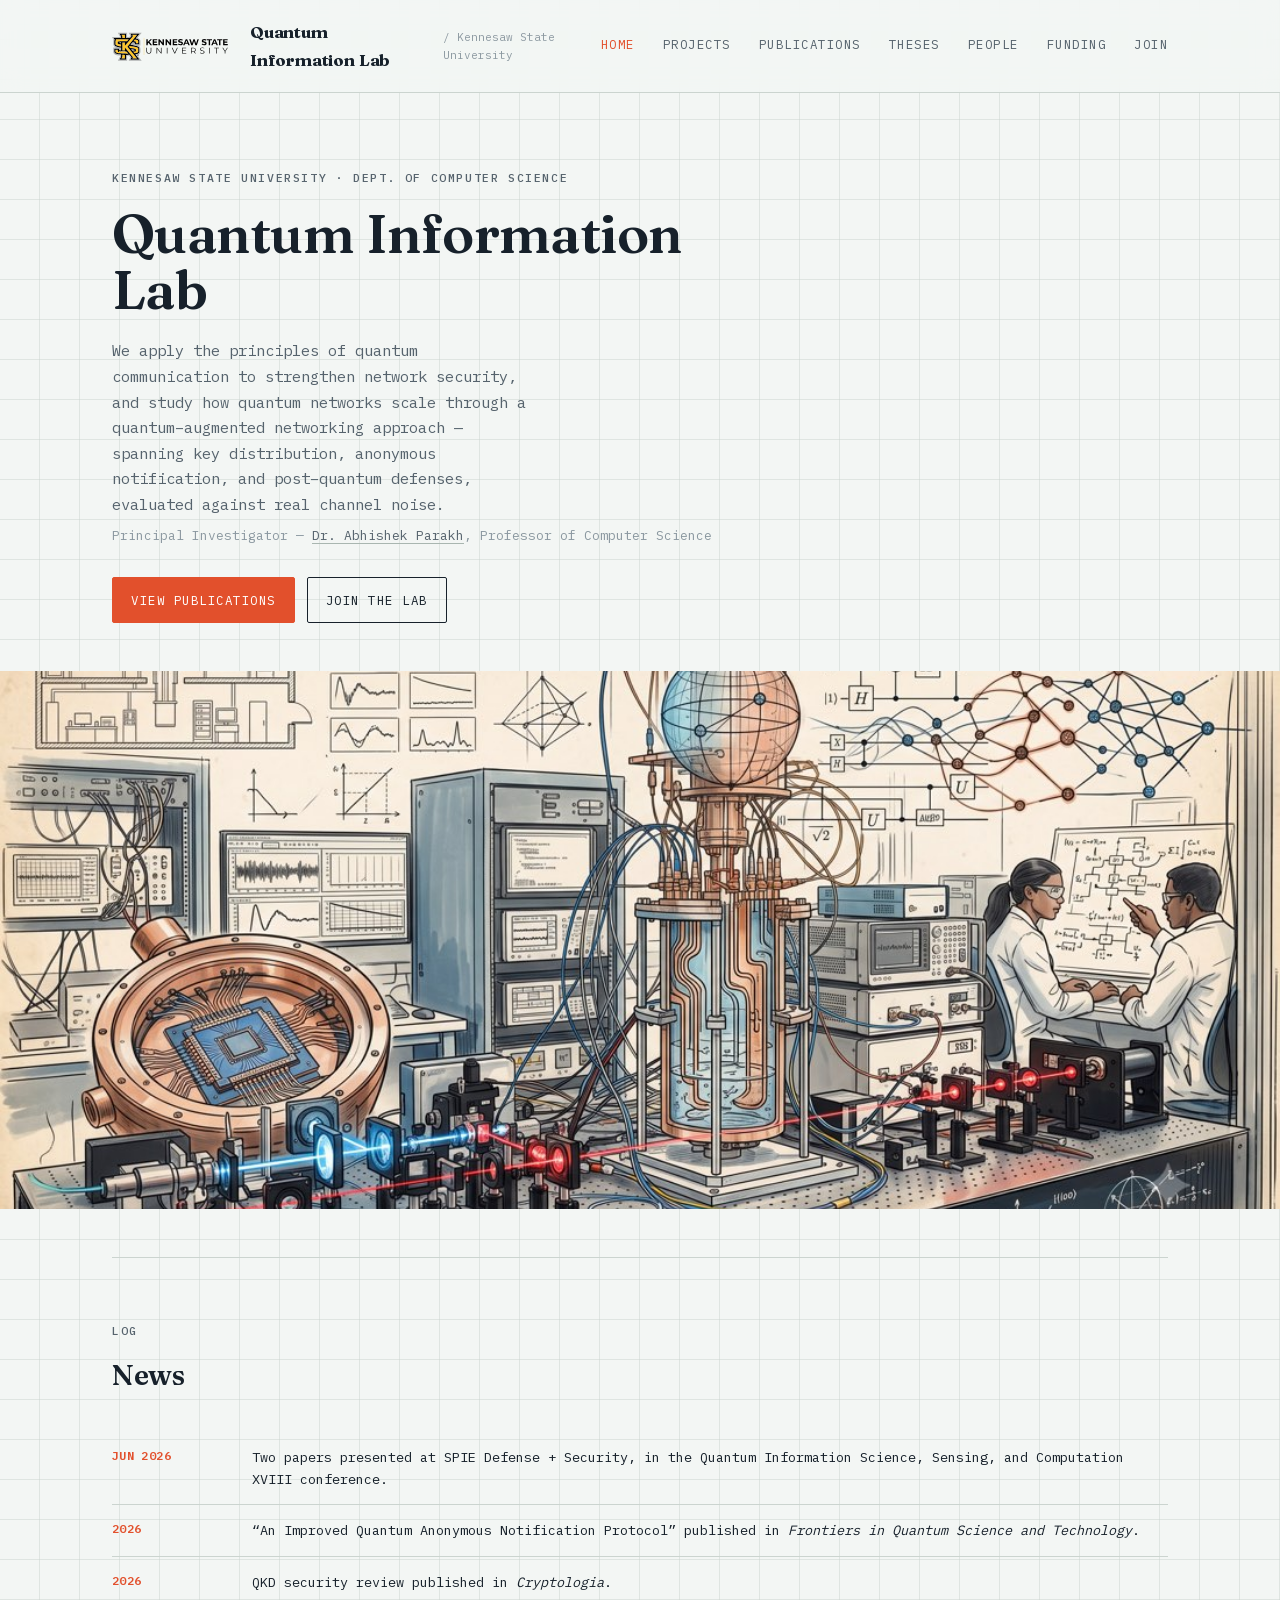
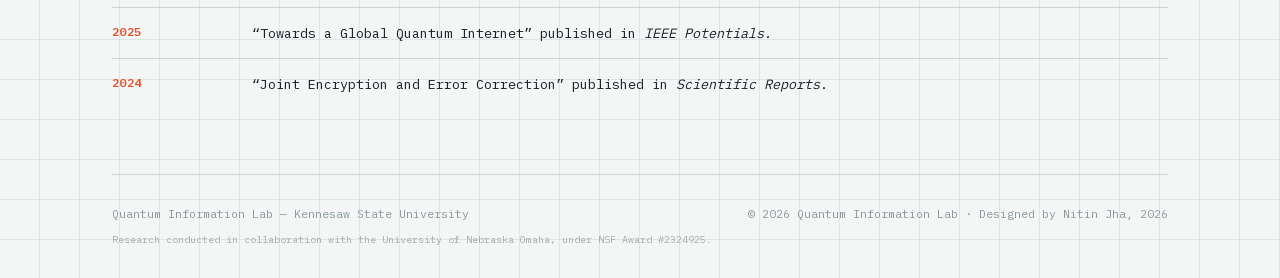
<file: index.html>
<!doctype html>
<html lang="en">
<head>
<meta charset="utf-8">
<meta name="viewport" content="width=device-width, initial-scale=1">
<title>Quantum Information Lab — Kennesaw State University</title>
<link rel="stylesheet" href="assets/style.css?v=6">
</head>
<body>

<header class="site">
  <div class="site-inner">
    <a href="index.html" class="wordmark"><img src="assets/ksu_horizontal.svg" alt="Kennesaw State University" style="height:30px; width:auto; margin-right:14px; vertical-align:middle;"><b>Quantum Information Lab</b><span>/ Kennesaw State University</span></a>
    <nav class="site-nav">
      <a href="index.html" class="active">Home</a>
      <a href="projects.html">Projects</a>
      <a href="publications.html">Publications</a>
      <a href="theses.html">Theses</a>
      <a href="people.html">People</a>
      <a href="funding.html">Funding</a>
      <a href="join.html">Join</a>
    </nav>
  </div>
</header>

<div class="wrap">
<section class="hero" style="border-top:none;">
    <div>
      <div class="eyebrow">Kennesaw State University &middot; Dept. of Computer Science</div>
      <h1>Quantum Information<br>Lab</h1>
      <p class="lede">We apply the principles of quantum communication to strengthen network security, and study how quantum networks scale through a quantum&#8211;augmented networking approach &#8212; spanning key distribution, anonymous notification, and post&#8211;quantum defenses, evaluated against real channel noise.</p>
      <div class="pi-line">Principal Investigator &#8212; <a href="https://sites.google.com/site/abhishekparakh/" target="_blank">Dr. Abhishek Parakh</a>, Professor of Computer Science</div>
      <div class="cta-row">
        <a class="btn primary" href="publications.html">View Publications</a>
        <a class="btn ghost" href="join.html">Join the Lab</a>
      </div>
    </div>
  </section>

  <div class="hero-banner">
    <img src="assets/hero-cover.jpg" alt="Illustration of the lab's quantum optics and networking research">
  </div>

<section id="news">
    <div class="eyebrow">Log</div>
    <h2>News</h2>
    <div class="news-row"><div class="when">JUN 2026</div><div>Two papers presented at SPIE Defense + Security, in the Quantum Information Science, Sensing, and Computation XVIII conference.</div></div>
    <div class="news-row"><div class="when">2026</div><div>&#8220;An Improved Quantum Anonymous Notification Protocol&#8221; published in <em>Frontiers in Quantum Science and Technology</em>.</div></div>
    <div class="news-row"><div class="when">2026</div><div>QKD security review published in <em>Cryptologia</em>.</div></div>
    <div class="news-row"><div class="when">2025</div><div>&#8220;Towards a Global Quantum Internet&#8221; published in <em>IEEE Potentials</em>.</div></div>
    <div class="news-row"><div class="when">2024</div><div>&#8220;Joint Encryption and Error Correction&#8221; published in <em>Scientific Reports</em>.</div></div>
  </section>

<footer>
    <div class="footer-row">
      <div>Quantum Information Lab &#8212; Kennesaw State University</div>
      <div>&copy; 2026 Quantum Information Lab &middot; Designed by Nitin Jha, 2026</div>
    </div>
    <div class="footer-note">Research conducted in collaboration with the University of Nebraska Omaha, under NSF Award #2324925.</div>
  </footer>
</div>

</body>
</html>
</file>
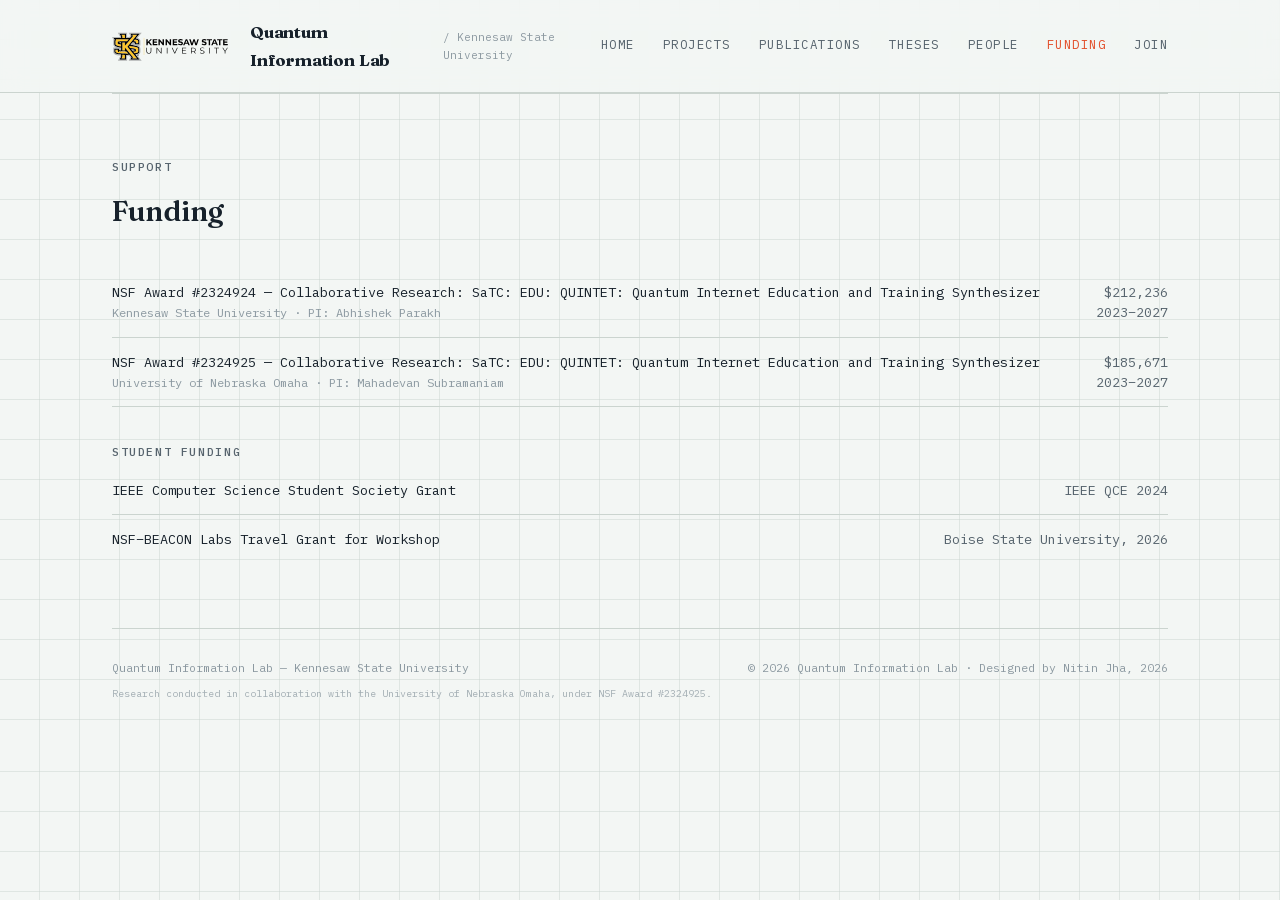
<file: funding.html>
<!doctype html>
<html lang="en">
<head>
<meta charset="utf-8">
<meta name="viewport" content="width=device-width, initial-scale=1">
<title>Funding — Quantum Information Lab</title>
<link rel="stylesheet" href="assets/style.css?v=6">
</head>
<body>

<header class="site">
  <div class="site-inner">
    <a href="index.html" class="wordmark"><img src="assets/ksu_horizontal.svg" alt="Kennesaw State University" style="height:30px; width:auto; margin-right:14px; vertical-align:middle;"><b>Quantum Information Lab</b><span>/ Kennesaw State University</span></a>
    <nav class="site-nav">
      <a href="index.html">Home</a>
      <a href="projects.html">Projects</a>
      <a href="publications.html">Publications</a>
      <a href="theses.html">Theses</a>
      <a href="people.html">People</a>
      <a href="funding.html" class="active">Funding</a>
      <a href="join.html">Join</a>
    </nav>
  </div>
</header>

<div class="wrap">
<section id="funding">
    <div class="eyebrow">Support</div>
    <h2>Funding</h2>
    <div class="fund-row"><div>NSF Award #2324924 &#8212; Collaborative Research: SaTC: EDU: QUINTET: Quantum Internet Education and Training Synthesizer<br><span style="color:var(--ink-faint); font-size:12px;">Kennesaw State University &middot; PI: Abhishek Parakh</span></div><div class="agency">$212,236<br>2023&#8211;2027</div></div>
    <div class="fund-row"><div>NSF Award #2324925 &#8212; Collaborative Research: SaTC: EDU: QUINTET: Quantum Internet Education and Training Synthesizer<br><span style="color:var(--ink-faint); font-size:12px;">University of Nebraska Omaha &middot; PI: Mahadevan Subramaniam</span></div><div class="agency">$185,671<br>2023&#8211;2027</div></div>

    <div class="eyebrow" style="margin-top:36px; margin-bottom:4px;">Student Funding</div>
    <div class="fund-row"><div>IEEE Computer Science Student Society Grant</div><div class="agency">IEEE QCE 2024</div></div>
    <div class="fund-row"><div>NSF&#8211;BEACON Labs Travel Grant for Workshop</div><div class="agency">Boise State University, 2026</div></div>
  </section>

<footer>
    <div class="footer-row">
      <div>Quantum Information Lab &#8212; Kennesaw State University</div>
      <div>&copy; 2026 Quantum Information Lab &middot; Designed by Nitin Jha, 2026</div>
    </div>
    <div class="footer-note">Research conducted in collaboration with the University of Nebraska Omaha, under NSF Award #2324925.</div>
  </footer>
</div>

</body>
</html>
</file>
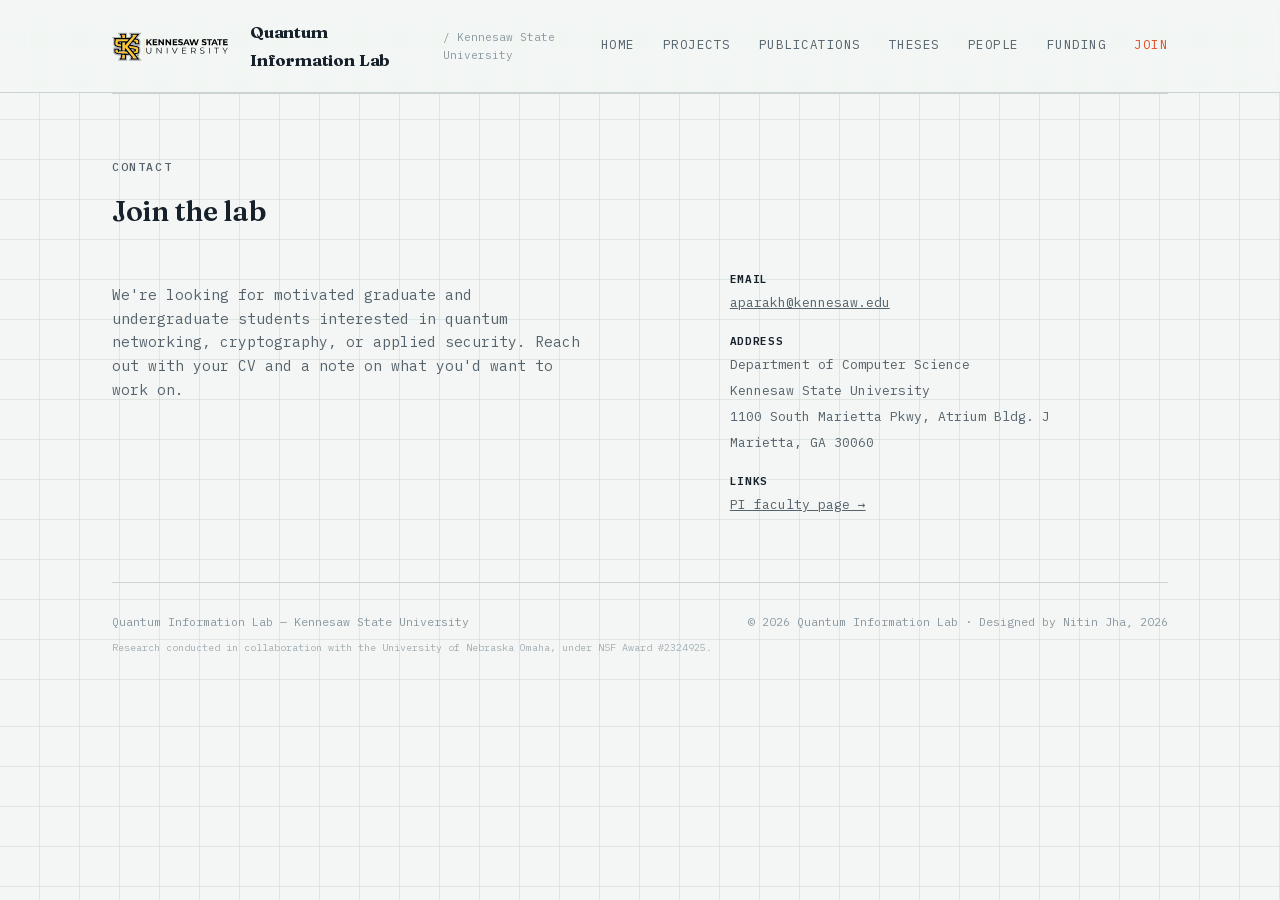
<file: join.html>
<!doctype html>
<html lang="en">
<head>
<meta charset="utf-8">
<meta name="viewport" content="width=device-width, initial-scale=1">
<title>Join the Lab — Quantum Information Lab</title>
<link rel="stylesheet" href="assets/style.css?v=6">
</head>
<body>

<header class="site">
  <div class="site-inner">
    <a href="index.html" class="wordmark"><img src="assets/ksu_horizontal.svg" alt="Kennesaw State University" style="height:30px; width:auto; margin-right:14px; vertical-align:middle;"><b>Quantum Information Lab</b><span>/ Kennesaw State University</span></a>
    <nav class="site-nav">
      <a href="index.html">Home</a>
      <a href="projects.html">Projects</a>
      <a href="publications.html">Publications</a>
      <a href="theses.html">Theses</a>
      <a href="people.html">People</a>
      <a href="funding.html">Funding</a>
      <a href="join.html" class="active">Join</a>
    </nav>
  </div>
</header>

<div class="wrap">
<section id="join">
    <div class="eyebrow">Contact</div>
    <h2>Join the lab</h2>
    <div class="contact-grid">
      <p>We're looking for motivated graduate and undergraduate students interested in quantum networking, cryptography, or applied security. Reach out with your CV and a note on what you'd want to work on.</p>
      <div class="contact-detail">
        <b>Email</b>
        <a href="mailto:aparakh@kennesaw.edu">aparakh@kennesaw.edu</a>
        <b>Address</b>
        Department of Computer Science<br>Kennesaw State University<br>1100 South Marietta Pkwy, Atrium Bldg. J<br>Marietta, GA 30060
        <b>Links</b>
        <a href="https://sites.google.com/site/abhishekparakh/" target="_blank">PI faculty page &rarr;</a>
      </div>
    </div>
  </section>

<footer>
    <div class="footer-row">
      <div>Quantum Information Lab &#8212; Kennesaw State University</div>
      <div>&copy; 2026 Quantum Information Lab &middot; Designed by Nitin Jha, 2026</div>
    </div>
    <div class="footer-note">Research conducted in collaboration with the University of Nebraska Omaha, under NSF Award #2324925.</div>
  </footer>
</div>

</body>
</html>
</file>
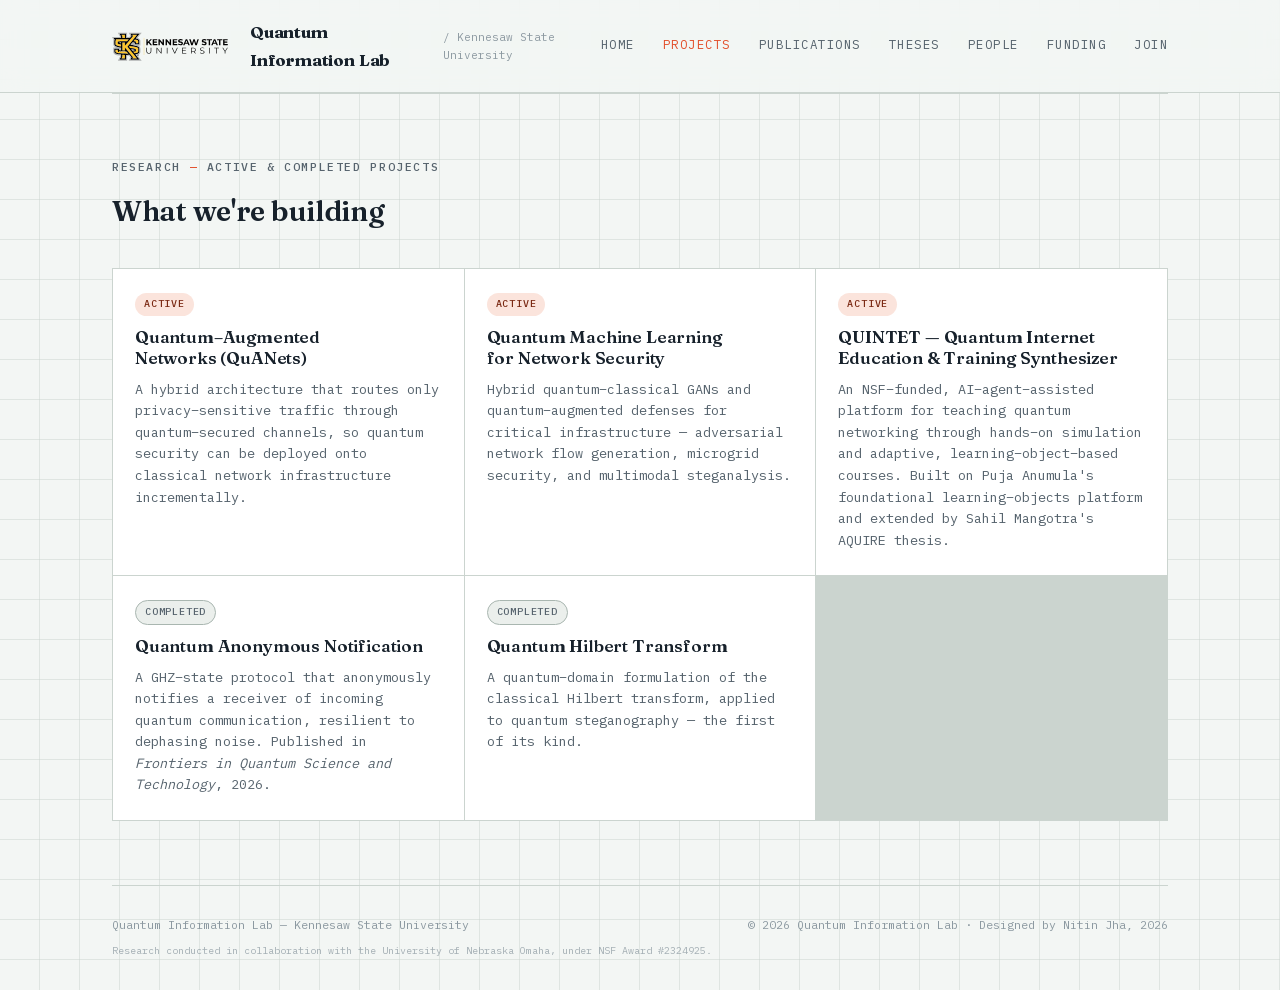
<file: projects.html>
<!doctype html>
<html lang="en">
<head>
<meta charset="utf-8">
<meta name="viewport" content="width=device-width, initial-scale=1">
<title>Projects — Quantum Information Lab</title>
<link rel="stylesheet" href="assets/style.css?v=6">
</head>
<body>

<header class="site">
  <div class="site-inner">
    <a href="index.html" class="wordmark"><img src="assets/ksu_horizontal.svg" alt="Kennesaw State University" style="height:30px; width:auto; margin-right:14px; vertical-align:middle;"><b>Quantum Information Lab</b><span>/ Kennesaw State University</span></a>
    <nav class="site-nav">
      <a href="index.html">Home</a>
      <a href="projects.html" class="active">Projects</a>
      <a href="publications.html">Publications</a>
      <a href="theses.html">Theses</a>
      <a href="people.html">People</a>
      <a href="funding.html">Funding</a>
      <a href="join.html">Join</a>
    </nav>
  </div>
</header>

<div class="wrap">
<section id="projects">
    <div class="eyebrow">Research <span class="accent">&mdash;</span> Active &amp; Completed Projects</div>
    <h2>What we're building</h2>
    <div class="grid-3">
      <div class="card">
        <span class="status-pill active">Active</span>
        <h3>Quantum&#8211;Augmented Networks (QuANets)</h3>
        <p>A hybrid architecture that routes only privacy&#8211;sensitive traffic through quantum&#8211;secured channels, so quantum security can be deployed onto classical network infrastructure incrementally.</p>
      </div>
      <div class="card">
        <span class="status-pill active">Active</span>
        <h3>Quantum Machine Learning for Network Security</h3>
        <p>Hybrid quantum&#8211;classical GANs and quantum&#8211;augmented defenses for critical infrastructure &#8212; adversarial network flow generation, microgrid security, and multimodal steganalysis.</p>
      </div>
      <div class="card">
        <span class="status-pill active">Active</span>
        <h3>QUINTET &#8212; Quantum Internet Education &amp; Training Synthesizer</h3>
        <p>An NSF&#8211;funded, AI&#8211;agent&#8211;assisted platform for teaching quantum networking through hands&#8211;on simulation and adaptive, learning&#8211;object&#8211;based courses. Built on Puja Anumula's foundational learning&#8211;objects platform and extended by Sahil Mangotra's AQUIRE thesis.</p>
      </div>
      <div class="card">
        <span class="status-pill completed">Completed</span>
        <h3>Quantum Anonymous Notification</h3>
        <p>A GHZ&#8211;state protocol that anonymously notifies a receiver of incoming quantum communication, resilient to dephasing noise. Published in <em>Frontiers in Quantum Science and Technology</em>, 2026.</p>
      </div>
      <div class="card">
        <span class="status-pill completed">Completed</span>
        <h3>Quantum Hilbert Transform</h3>
        <p>A quantum&#8211;domain formulation of the classical Hilbert transform, applied to quantum steganography &#8212; the first of its kind.</p>
      </div>
    </div>
  </section>

<footer>
    <div class="footer-row">
      <div>Quantum Information Lab &#8212; Kennesaw State University</div>
      <div>&copy; 2026 Quantum Information Lab &middot; Designed by Nitin Jha, 2026</div>
    </div>
    <div class="footer-note">Research conducted in collaboration with the University of Nebraska Omaha, under NSF Award #2324925.</div>
  </footer>
</div>

</body>
</html>
</file>
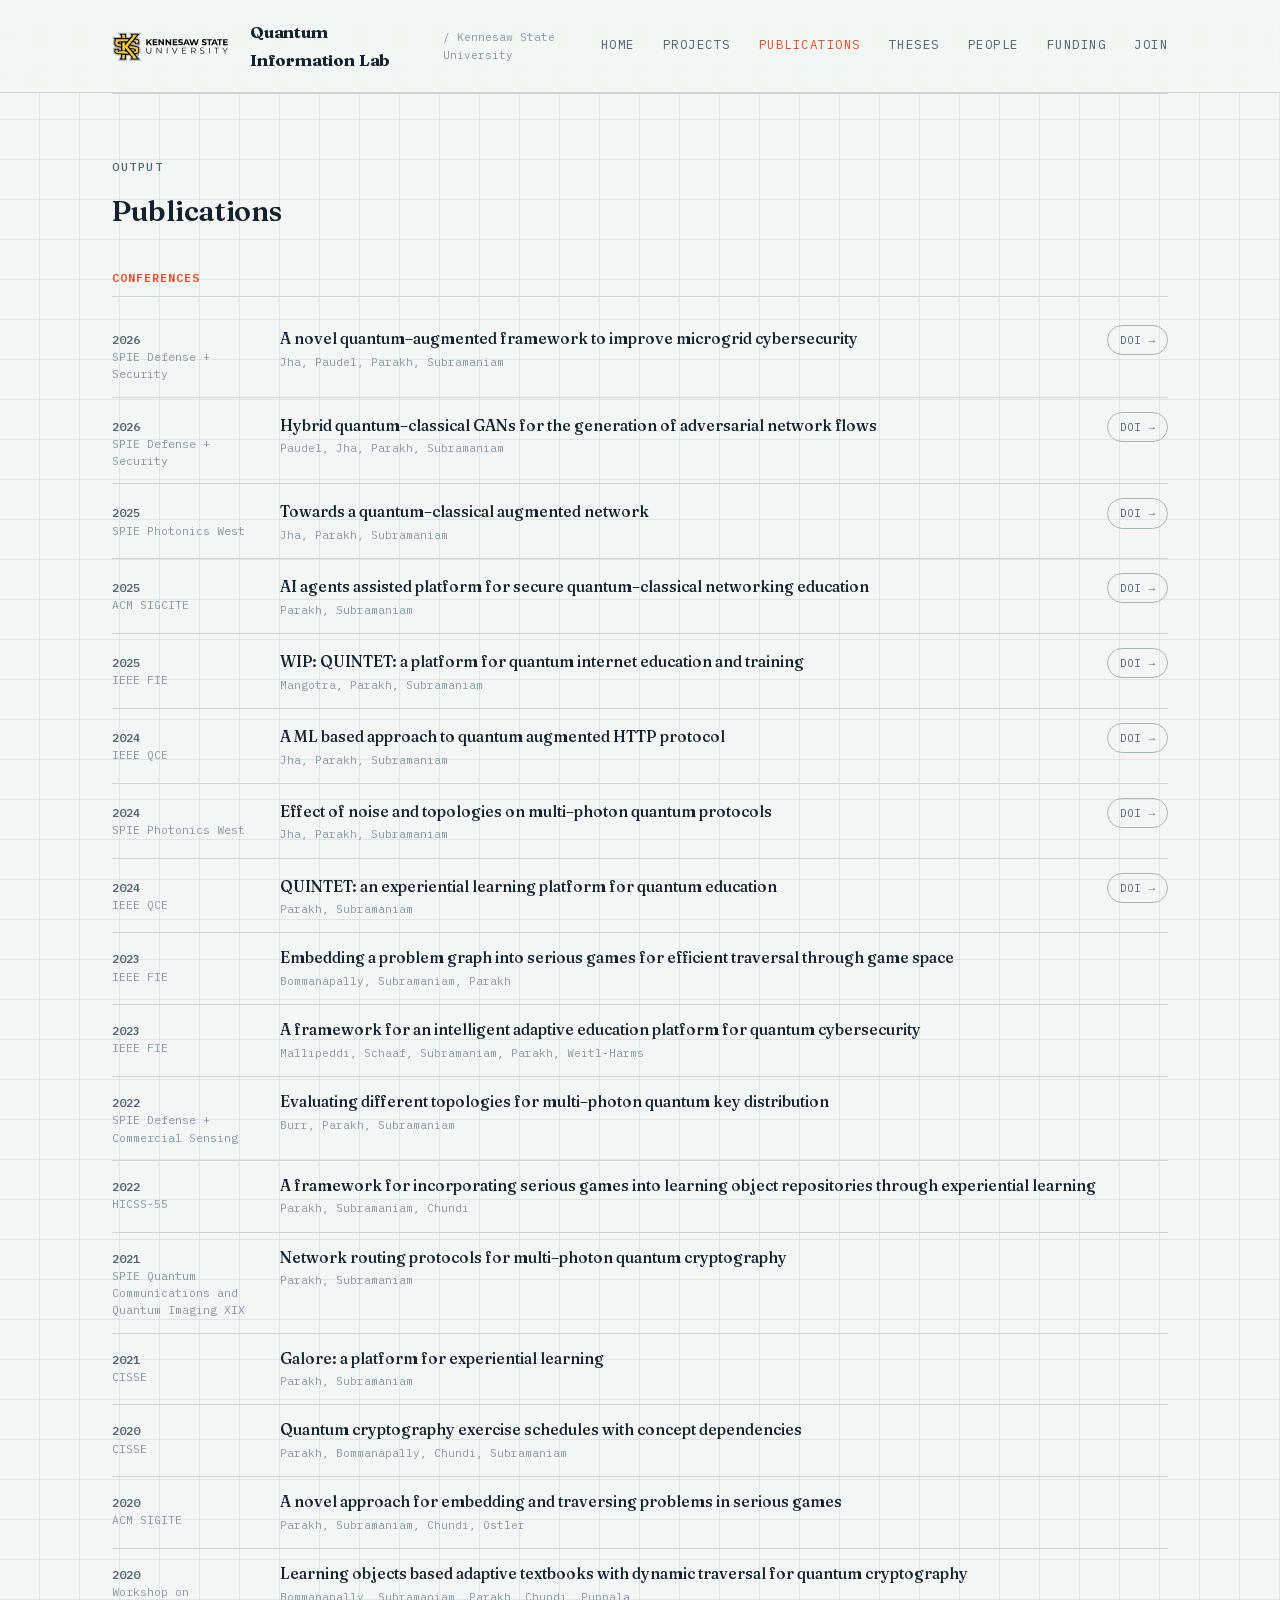
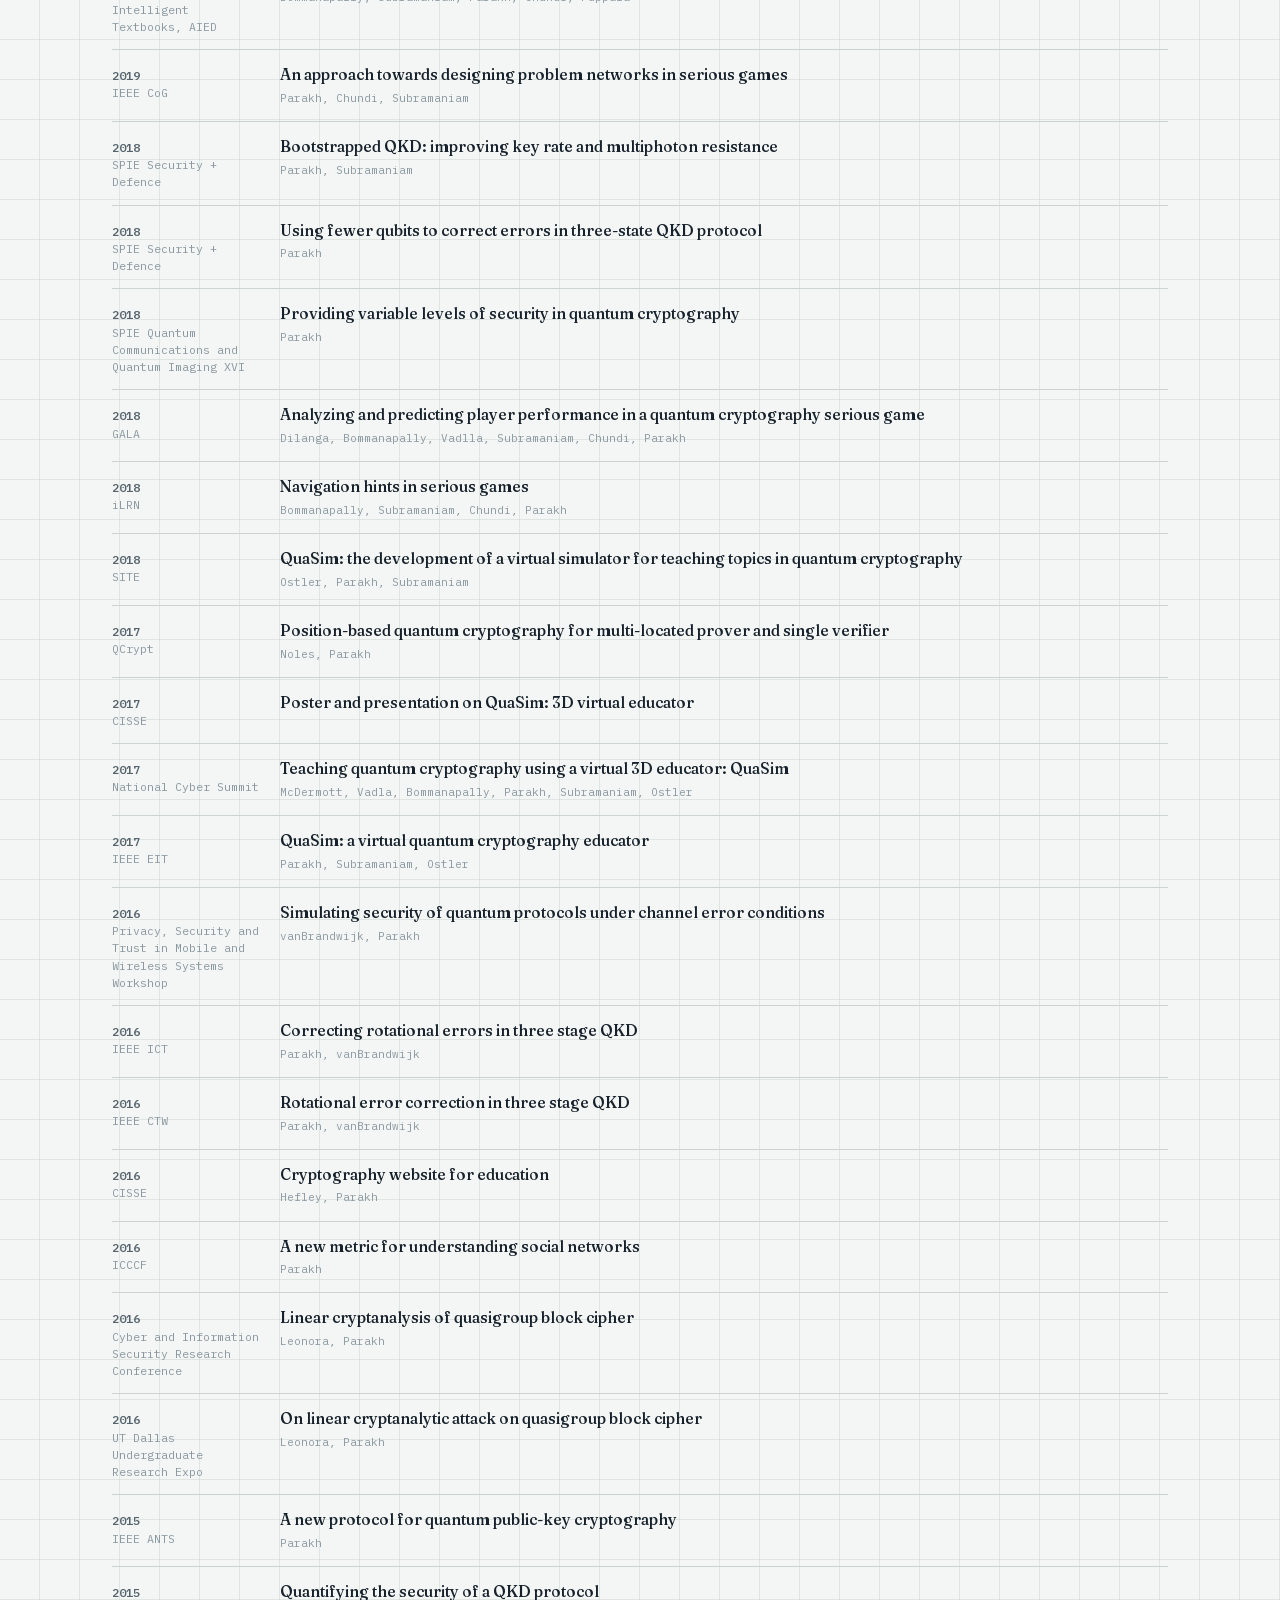
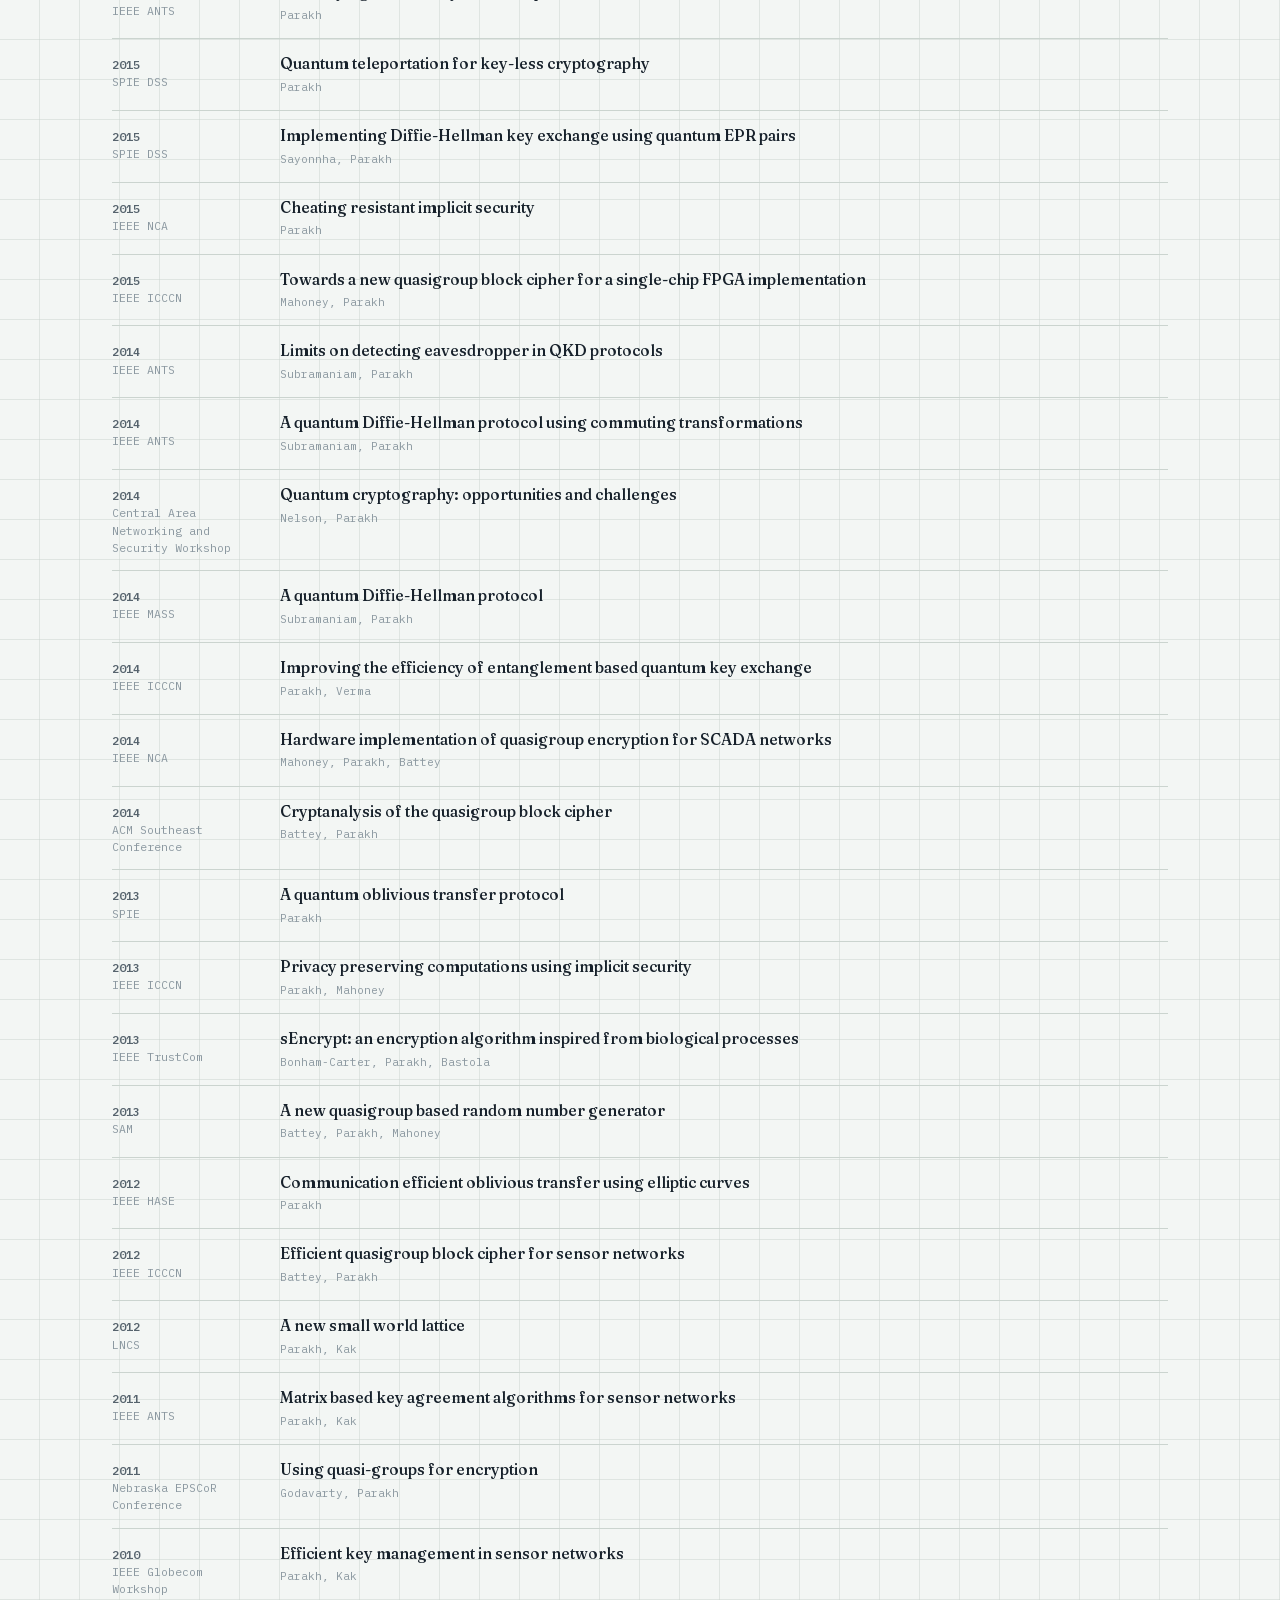
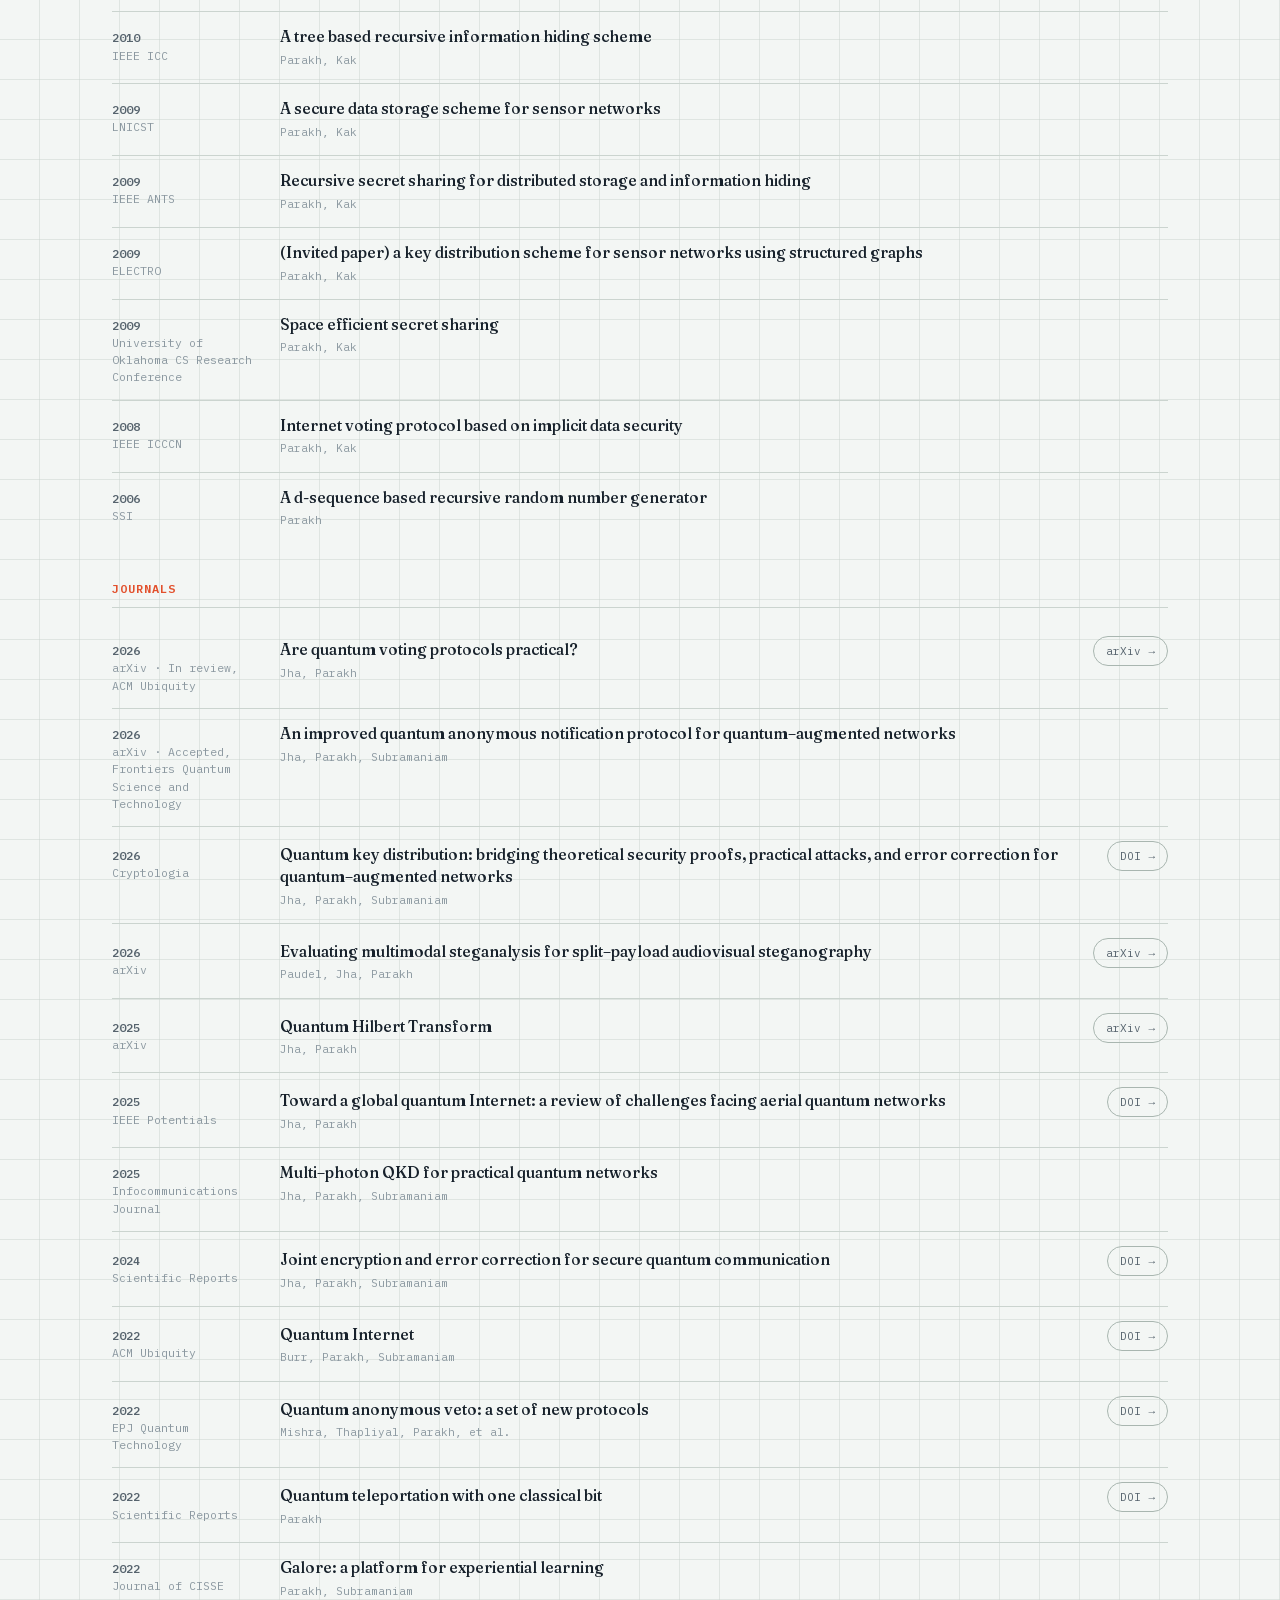
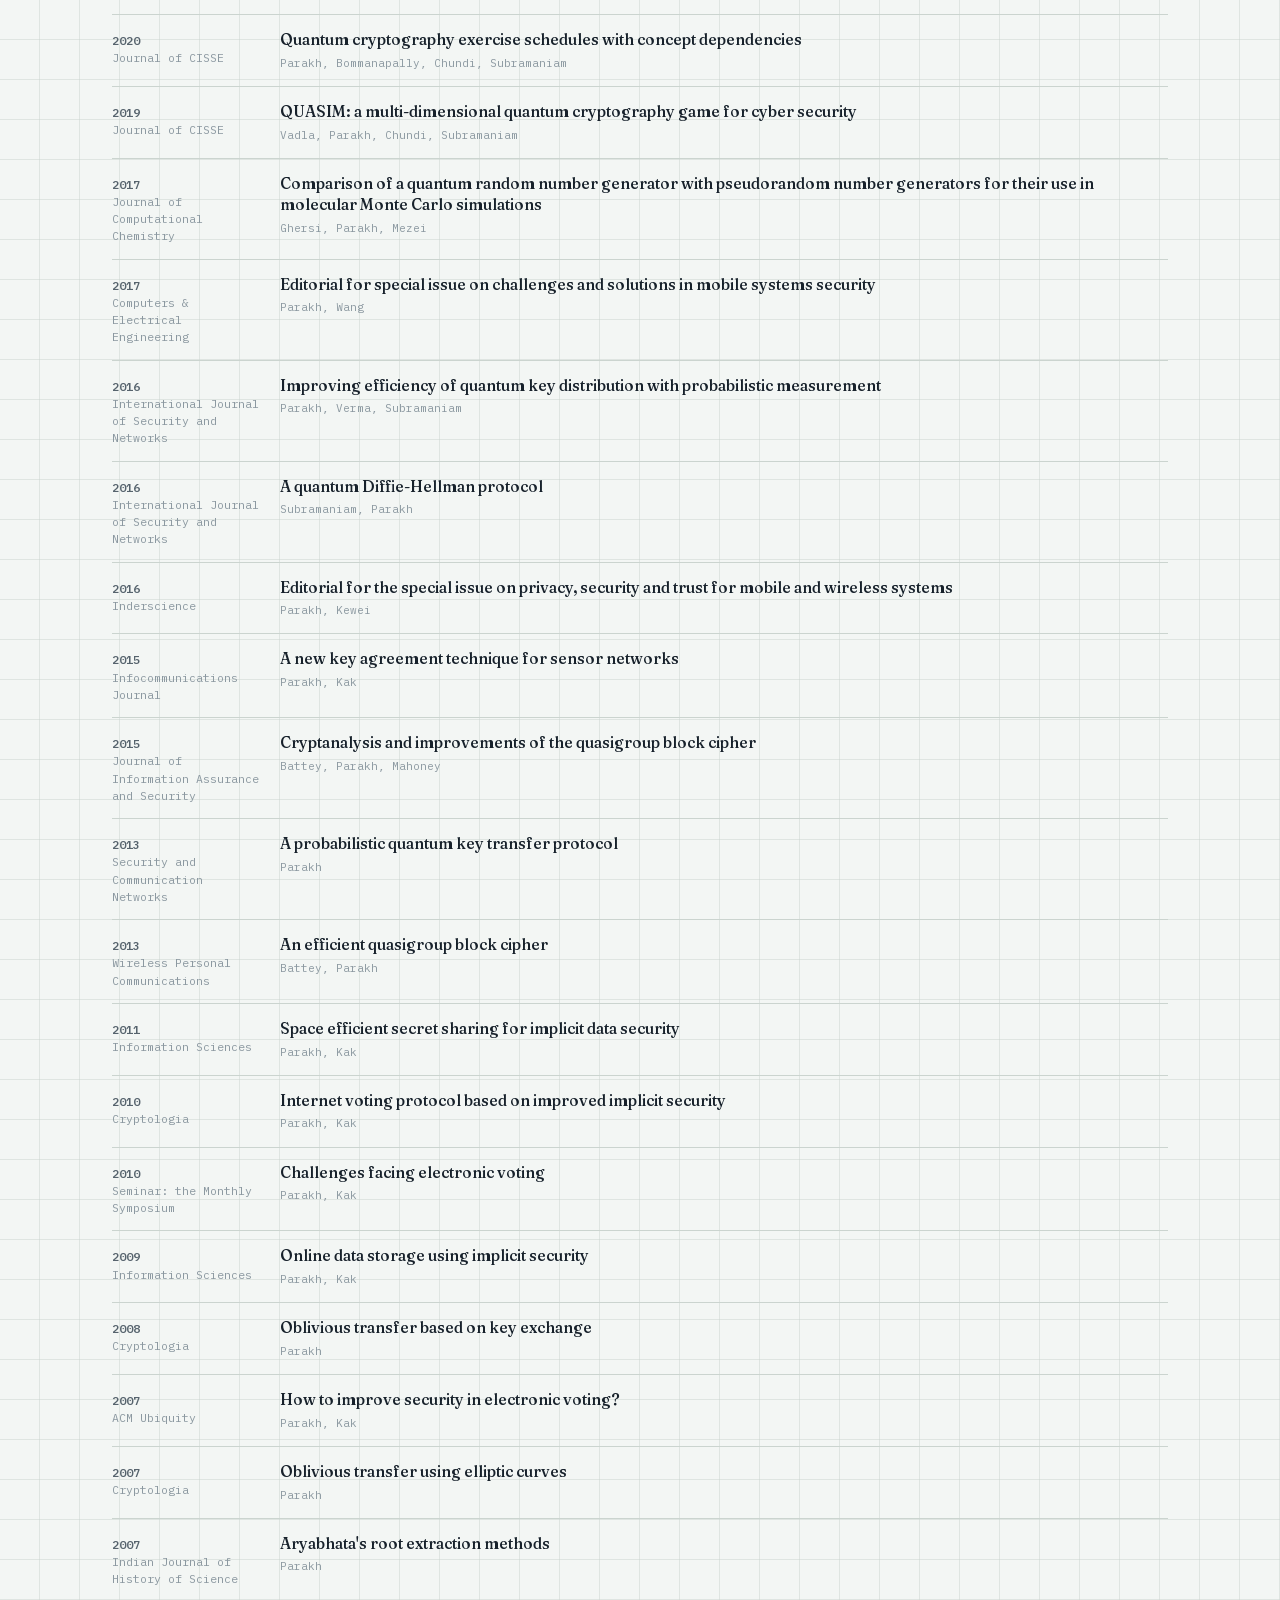
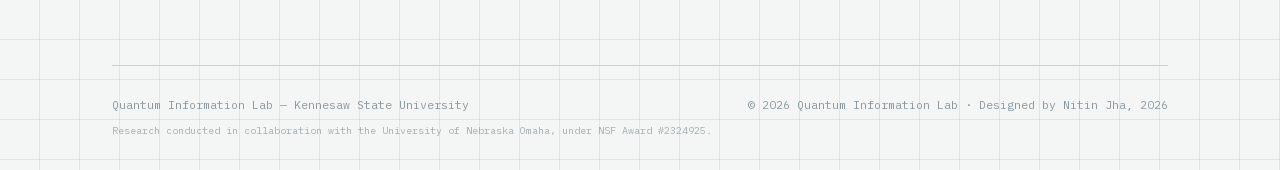
<file: publications.html>
<!doctype html>
<html lang="en">
<head>
<meta charset="utf-8">
<meta name="viewport" content="width=device-width, initial-scale=1">
<title>Publications — Quantum Information Lab</title>
<link rel="stylesheet" href="assets/style.css?v=6">
</head>
<body>

<header class="site">
  <div class="site-inner">
    <a href="index.html" class="wordmark"><img src="assets/ksu_horizontal.svg" alt="Kennesaw State University" style="height:30px; width:auto; margin-right:14px; vertical-align:middle;"><b>Quantum Information Lab</b><span>/ Kennesaw State University</span></a>
    <nav class="site-nav">
      <a href="index.html">Home</a>
      <a href="projects.html">Projects</a>
      <a href="publications.html" class="active">Publications</a>
      <a href="theses.html">Theses</a>
      <a href="people.html">People</a>
      <a href="funding.html">Funding</a>
      <a href="join.html">Join</a>
    </nav>
  </div>
</header>

<div class="wrap">
<section id="publications">
    <div class="eyebrow">Output</div>
    <h2>Publications</h2>

    <div class="pub-group">
      <div class="pub-group-title">Conferences</div>
      <div class="pub-row">
        <div class="pub-venue"><span class="yr">2026</span><br>SPIE Defense + Security</div>
        <div><div class="pub-title">A novel quantum&#8211;augmented framework to improve microgrid cybersecurity</div><div class="pub-authors">Jha, Paudel, Parakh, Subramaniam</div></div>
        <a class="pub-link" href="https://doi.org/10.1117/12.3095119" target="_blank">DOI &rarr;</a>
      </div>
      <div class="pub-row">
        <div class="pub-venue"><span class="yr">2026</span><br>SPIE Defense + Security</div>
        <div><div class="pub-title">Hybrid quantum&#8211;classical GANs for the generation of adversarial network flows</div><div class="pub-authors">Paudel, Jha, Parakh, Subramaniam</div></div>
        <a class="pub-link" href="https://doi.org/10.1117/12.3095130" target="_blank">DOI &rarr;</a>
      </div>
      <div class="pub-row">
        <div class="pub-venue"><span class="yr">2025</span><br>SPIE Photonics West</div>
        <div><div class="pub-title">Towards a quantum&#8211;classical augmented network</div><div class="pub-authors">Jha, Parakh, Subramaniam</div></div>
        <a class="pub-link" href="https://doi.org/10.1117/12.3042150" target="_blank">DOI &rarr;</a>
      </div>
      <div class="pub-row">
        <div class="pub-venue"><span class="yr">2025</span><br>ACM SIGCITE</div>
        <div><div class="pub-title">AI agents assisted platform for secure quantum&#8211;classical networking education</div><div class="pub-authors">Parakh, Subramaniam</div></div>
        <a class="pub-link" href="https://doi.org/10.1145/3769694.3771146" target="_blank">DOI &rarr;</a>
      </div>
      <div class="pub-row">
        <div class="pub-venue"><span class="yr">2025</span><br>IEEE FIE</div>
        <div><div class="pub-title">WIP: QUINTET: a platform for quantum internet education and training</div><div class="pub-authors">Mangotra, Parakh, Subramaniam</div></div>
        <a class="pub-link" href="https://doi.org/10.1109/FIE63693.2025.11328168" target="_blank">DOI &rarr;</a>
      </div>
      <div class="pub-row">
        <div class="pub-venue"><span class="yr">2024</span><br>IEEE QCE</div>
        <div><div class="pub-title">A ML based approach to quantum augmented HTTP protocol</div><div class="pub-authors">Jha, Parakh, Subramaniam</div></div>
        <a class="pub-link" href="https://doi.org/10.1109/QCE60285.2024.10420" target="_blank">DOI &rarr;</a>
      </div>
      <div class="pub-row">
        <div class="pub-venue"><span class="yr">2024</span><br>SPIE Photonics West</div>
        <div><div class="pub-title">Effect of noise and topologies on multi&#8211;photon quantum protocols</div><div class="pub-authors">Jha, Parakh, Subramaniam</div></div>
        <a class="pub-link" href="https://doi.org/10.1117/12.3000586" target="_blank">DOI &rarr;</a>
      </div>
      <div class="pub-row">
        <div class="pub-venue"><span class="yr">2024</span><br>IEEE QCE</div>
        <div><div class="pub-title">QUINTET: an experiential learning platform for quantum education</div><div class="pub-authors">Parakh, Subramaniam</div></div>
        <a class="pub-link" href="https://doi.org/10.1109/QCE60285.2024.20468" target="_blank">DOI &rarr;</a>
      </div>
      <div class="pub-row">
        <div class="pub-venue"><span class="yr">2023</span><br>IEEE FIE</div>
        <div><div class="pub-title">Embedding a problem graph into serious games for efficient traversal through game space</div><div class="pub-authors">Bommanapally, Subramaniam, Parakh</div></div>
        <span></span>
      </div>
      <div class="pub-row">
        <div class="pub-venue"><span class="yr">2023</span><br>IEEE FIE</div>
        <div><div class="pub-title">A framework for an intelligent adaptive education platform for quantum cybersecurity</div><div class="pub-authors">Mallipeddi, Schaaf, Subramaniam, Parakh, Weitl-Harms</div></div>
        <span></span>
      </div>
      <div class="pub-row">
        <div class="pub-venue"><span class="yr">2022</span><br>SPIE Defense + Commercial Sensing</div>
        <div><div class="pub-title">Evaluating different topologies for multi&#8211;photon quantum key distribution</div><div class="pub-authors">Burr, Parakh, Subramaniam</div></div>
        <span></span>
      </div>
      <div class="pub-row">
        <div class="pub-venue"><span class="yr">2022</span><br>HICSS-55</div>
        <div><div class="pub-title">A framework for incorporating serious games into learning object repositories through experiential learning</div><div class="pub-authors">Parakh, Subramaniam, Chundi</div></div>
        <span></span>
      </div>
      <div class="pub-row">
        <div class="pub-venue"><span class="yr">2021</span><br>SPIE Quantum Communications and Quantum Imaging XIX</div>
        <div><div class="pub-title">Network routing protocols for multi&#8211;photon quantum cryptography</div><div class="pub-authors">Parakh, Subramaniam</div></div>
        <span></span>
      </div>
      <div class="pub-row">
        <div class="pub-venue"><span class="yr">2021</span><br>CISSE</div>
        <div><div class="pub-title">Galore: a platform for experiential learning</div><div class="pub-authors">Parakh, Subramaniam</div></div>
        <span></span>
      </div>
      <div class="pub-row">
        <div class="pub-venue"><span class="yr">2020</span><br>CISSE</div>
        <div><div class="pub-title">Quantum cryptography exercise schedules with concept dependencies</div><div class="pub-authors">Parakh, Bommanapally, Chundi, Subramaniam</div></div>
        <span></span>
      </div>
      <div class="pub-row">
        <div class="pub-venue"><span class="yr">2020</span><br>ACM SIGITE</div>
        <div><div class="pub-title">A novel approach for embedding and traversing problems in serious games</div><div class="pub-authors">Parakh, Subramaniam, Chundi, Ostler</div></div>
        <span></span>
      </div>
      <div class="pub-row">
        <div class="pub-venue"><span class="yr">2020</span><br>Workshop on Intelligent Textbooks, AIED</div>
        <div><div class="pub-title">Learning objects based adaptive textbooks with dynamic traversal for quantum cryptography</div><div class="pub-authors">Bommanapally, Subramaniam, Parakh, Chundi, Puppala</div></div>
        <span></span>
      </div>
      <div class="pub-row">
        <div class="pub-venue"><span class="yr">2019</span><br>IEEE CoG</div>
        <div><div class="pub-title">An approach towards designing problem networks in serious games</div><div class="pub-authors">Parakh, Chundi, Subramaniam</div></div>
        <span></span>
      </div>
      <div class="pub-row">
        <div class="pub-venue"><span class="yr">2018</span><br>SPIE Security + Defence</div>
        <div><div class="pub-title">Bootstrapped QKD: improving key rate and multiphoton resistance</div><div class="pub-authors">Parakh, Subramaniam</div></div>
        <span></span>
      </div>
      <div class="pub-row">
        <div class="pub-venue"><span class="yr">2018</span><br>SPIE Security + Defence</div>
        <div><div class="pub-title">Using fewer qubits to correct errors in three-state QKD protocol</div><div class="pub-authors">Parakh</div></div>
        <span></span>
      </div>
      <div class="pub-row">
        <div class="pub-venue"><span class="yr">2018</span><br>SPIE Quantum Communications and Quantum Imaging XVI</div>
        <div><div class="pub-title">Providing variable levels of security in quantum cryptography</div><div class="pub-authors">Parakh</div></div>
        <span></span>
      </div>
      <div class="pub-row">
        <div class="pub-venue"><span class="yr">2018</span><br>GALA</div>
        <div><div class="pub-title">Analyzing and predicting player performance in a quantum cryptography serious game</div><div class="pub-authors">Dilanga, Bommanapally, Vadlla, Subramaniam, Chundi, Parakh</div></div>
        <span></span>
      </div>
      <div class="pub-row">
        <div class="pub-venue"><span class="yr">2018</span><br>iLRN</div>
        <div><div class="pub-title">Navigation hints in serious games</div><div class="pub-authors">Bommanapally, Subramaniam, Chundi, Parakh</div></div>
        <span></span>
      </div>
      <div class="pub-row">
        <div class="pub-venue"><span class="yr">2018</span><br>SITE</div>
        <div><div class="pub-title">QuaSim: the development of a virtual simulator for teaching topics in quantum cryptography</div><div class="pub-authors">Ostler, Parakh, Subramaniam</div></div>
        <span></span>
      </div>
      <div class="pub-row">
        <div class="pub-venue"><span class="yr">2017</span><br>QCrypt</div>
        <div><div class="pub-title">Position-based quantum cryptography for multi-located prover and single verifier</div><div class="pub-authors">Noles, Parakh</div></div>
        <span></span>
      </div>
      <div class="pub-row">
        <div class="pub-venue"><span class="yr">2017</span><br>CISSE</div>
        <div><div class="pub-title">Poster and presentation on QuaSim: 3D virtual educator</div><div class="pub-authors"></div></div>
        <span></span>
      </div>
      <div class="pub-row">
        <div class="pub-venue"><span class="yr">2017</span><br>National Cyber Summit</div>
        <div><div class="pub-title">Teaching quantum cryptography using a virtual 3D educator: QuaSim</div><div class="pub-authors">McDermott, Vadla, Bommanapally, Parakh, Subramaniam, Ostler</div></div>
        <span></span>
      </div>
      <div class="pub-row">
        <div class="pub-venue"><span class="yr">2017</span><br>IEEE EIT</div>
        <div><div class="pub-title">QuaSim: a virtual quantum cryptography educator</div><div class="pub-authors">Parakh, Subramaniam, Ostler</div></div>
        <span></span>
      </div>
      <div class="pub-row">
        <div class="pub-venue"><span class="yr">2016</span><br>Privacy, Security and Trust in Mobile and Wireless Systems Workshop</div>
        <div><div class="pub-title">Simulating security of quantum protocols under channel error conditions</div><div class="pub-authors">vanBrandwijk, Parakh</div></div>
        <span></span>
      </div>
      <div class="pub-row">
        <div class="pub-venue"><span class="yr">2016</span><br>IEEE ICT</div>
        <div><div class="pub-title">Correcting rotational errors in three stage QKD</div><div class="pub-authors">Parakh, vanBrandwijk</div></div>
        <span></span>
      </div>
      <div class="pub-row">
        <div class="pub-venue"><span class="yr">2016</span><br>IEEE CTW</div>
        <div><div class="pub-title">Rotational error correction in three stage QKD</div><div class="pub-authors">Parakh, vanBrandwijk</div></div>
        <span></span>
      </div>
      <div class="pub-row">
        <div class="pub-venue"><span class="yr">2016</span><br>CISSE</div>
        <div><div class="pub-title">Cryptography website for education</div><div class="pub-authors">Hefley, Parakh</div></div>
        <span></span>
      </div>
      <div class="pub-row">
        <div class="pub-venue"><span class="yr">2016</span><br>ICCCF</div>
        <div><div class="pub-title">A new metric for understanding social networks</div><div class="pub-authors">Parakh</div></div>
        <span></span>
      </div>
      <div class="pub-row">
        <div class="pub-venue"><span class="yr">2016</span><br>Cyber and Information Security Research Conference</div>
        <div><div class="pub-title">Linear cryptanalysis of quasigroup block cipher</div><div class="pub-authors">Leonora, Parakh</div></div>
        <span></span>
      </div>
      <div class="pub-row">
        <div class="pub-venue"><span class="yr">2016</span><br>UT Dallas Undergraduate Research Expo</div>
        <div><div class="pub-title">On linear cryptanalytic attack on quasigroup block cipher</div><div class="pub-authors">Leonora, Parakh</div></div>
        <span></span>
      </div>
      <div class="pub-row">
        <div class="pub-venue"><span class="yr">2015</span><br>IEEE ANTS</div>
        <div><div class="pub-title">A new protocol for quantum public-key cryptography</div><div class="pub-authors">Parakh</div></div>
        <span></span>
      </div>
      <div class="pub-row">
        <div class="pub-venue"><span class="yr">2015</span><br>IEEE ANTS</div>
        <div><div class="pub-title">Quantifying the security of a QKD protocol</div><div class="pub-authors">Parakh</div></div>
        <span></span>
      </div>
      <div class="pub-row">
        <div class="pub-venue"><span class="yr">2015</span><br>SPIE DSS</div>
        <div><div class="pub-title">Quantum teleportation for key-less cryptography</div><div class="pub-authors">Parakh</div></div>
        <span></span>
      </div>
      <div class="pub-row">
        <div class="pub-venue"><span class="yr">2015</span><br>SPIE DSS</div>
        <div><div class="pub-title">Implementing Diffie-Hellman key exchange using quantum EPR pairs</div><div class="pub-authors">Sayonnha, Parakh</div></div>
        <span></span>
      </div>
      <div class="pub-row">
        <div class="pub-venue"><span class="yr">2015</span><br>IEEE NCA</div>
        <div><div class="pub-title">Cheating resistant implicit security</div><div class="pub-authors">Parakh</div></div>
        <span></span>
      </div>
      <div class="pub-row">
        <div class="pub-venue"><span class="yr">2015</span><br>IEEE ICCCN</div>
        <div><div class="pub-title">Towards a new quasigroup block cipher for a single-chip FPGA implementation</div><div class="pub-authors">Mahoney, Parakh</div></div>
        <span></span>
      </div>
      <div class="pub-row">
        <div class="pub-venue"><span class="yr">2014</span><br>IEEE ANTS</div>
        <div><div class="pub-title">Limits on detecting eavesdropper in QKD protocols</div><div class="pub-authors">Subramaniam, Parakh</div></div>
        <span></span>
      </div>
      <div class="pub-row">
        <div class="pub-venue"><span class="yr">2014</span><br>IEEE ANTS</div>
        <div><div class="pub-title">A quantum Diffie-Hellman protocol using commuting transformations</div><div class="pub-authors">Subramaniam, Parakh</div></div>
        <span></span>
      </div>
      <div class="pub-row">
        <div class="pub-venue"><span class="yr">2014</span><br>Central Area Networking and Security Workshop</div>
        <div><div class="pub-title">Quantum cryptography: opportunities and challenges</div><div class="pub-authors">Nelson, Parakh</div></div>
        <span></span>
      </div>
      <div class="pub-row">
        <div class="pub-venue"><span class="yr">2014</span><br>IEEE MASS</div>
        <div><div class="pub-title">A quantum Diffie-Hellman protocol</div><div class="pub-authors">Subramaniam, Parakh</div></div>
        <span></span>
      </div>
      <div class="pub-row">
        <div class="pub-venue"><span class="yr">2014</span><br>IEEE ICCCN</div>
        <div><div class="pub-title">Improving the efficiency of entanglement based quantum key exchange</div><div class="pub-authors">Parakh, Verma</div></div>
        <span></span>
      </div>
      <div class="pub-row">
        <div class="pub-venue"><span class="yr">2014</span><br>IEEE NCA</div>
        <div><div class="pub-title">Hardware implementation of quasigroup encryption for SCADA networks</div><div class="pub-authors">Mahoney, Parakh, Battey</div></div>
        <span></span>
      </div>
      <div class="pub-row">
        <div class="pub-venue"><span class="yr">2014</span><br>ACM Southeast Conference</div>
        <div><div class="pub-title">Cryptanalysis of the quasigroup block cipher</div><div class="pub-authors">Battey, Parakh</div></div>
        <span></span>
      </div>
      <div class="pub-row">
        <div class="pub-venue"><span class="yr">2013</span><br>SPIE</div>
        <div><div class="pub-title">A quantum oblivious transfer protocol</div><div class="pub-authors">Parakh</div></div>
        <span></span>
      </div>
      <div class="pub-row">
        <div class="pub-venue"><span class="yr">2013</span><br>IEEE ICCCN</div>
        <div><div class="pub-title">Privacy preserving computations using implicit security</div><div class="pub-authors">Parakh, Mahoney</div></div>
        <span></span>
      </div>
      <div class="pub-row">
        <div class="pub-venue"><span class="yr">2013</span><br>IEEE TrustCom</div>
        <div><div class="pub-title">sEncrypt: an encryption algorithm inspired from biological processes</div><div class="pub-authors">Bonham-Carter, Parakh, Bastola</div></div>
        <span></span>
      </div>
      <div class="pub-row">
        <div class="pub-venue"><span class="yr">2013</span><br>SAM</div>
        <div><div class="pub-title">A new quasigroup based random number generator</div><div class="pub-authors">Battey, Parakh, Mahoney</div></div>
        <span></span>
      </div>
      <div class="pub-row">
        <div class="pub-venue"><span class="yr">2012</span><br>IEEE HASE</div>
        <div><div class="pub-title">Communication efficient oblivious transfer using elliptic curves</div><div class="pub-authors">Parakh</div></div>
        <span></span>
      </div>
      <div class="pub-row">
        <div class="pub-venue"><span class="yr">2012</span><br>IEEE ICCCN</div>
        <div><div class="pub-title">Efficient quasigroup block cipher for sensor networks</div><div class="pub-authors">Battey, Parakh</div></div>
        <span></span>
      </div>
      <div class="pub-row">
        <div class="pub-venue"><span class="yr">2012</span><br>LNCS</div>
        <div><div class="pub-title">A new small world lattice</div><div class="pub-authors">Parakh, Kak</div></div>
        <span></span>
      </div>
      <div class="pub-row">
        <div class="pub-venue"><span class="yr">2011</span><br>IEEE ANTS</div>
        <div><div class="pub-title">Matrix based key agreement algorithms for sensor networks</div><div class="pub-authors">Parakh, Kak</div></div>
        <span></span>
      </div>
      <div class="pub-row">
        <div class="pub-venue"><span class="yr">2011</span><br>Nebraska EPSCoR Conference</div>
        <div><div class="pub-title">Using quasi-groups for encryption</div><div class="pub-authors">Godavarty, Parakh</div></div>
        <span></span>
      </div>
      <div class="pub-row">
        <div class="pub-venue"><span class="yr">2010</span><br>IEEE Globecom Workshop</div>
        <div><div class="pub-title">Efficient key management in sensor networks</div><div class="pub-authors">Parakh, Kak</div></div>
        <span></span>
      </div>
      <div class="pub-row">
        <div class="pub-venue"><span class="yr">2010</span><br>IEEE ICC</div>
        <div><div class="pub-title">A tree based recursive information hiding scheme</div><div class="pub-authors">Parakh, Kak</div></div>
        <span></span>
      </div>
      <div class="pub-row">
        <div class="pub-venue"><span class="yr">2009</span><br>LNICST</div>
        <div><div class="pub-title">A secure data storage scheme for sensor networks</div><div class="pub-authors">Parakh, Kak</div></div>
        <span></span>
      </div>
      <div class="pub-row">
        <div class="pub-venue"><span class="yr">2009</span><br>IEEE ANTS</div>
        <div><div class="pub-title">Recursive secret sharing for distributed storage and information hiding</div><div class="pub-authors">Parakh, Kak</div></div>
        <span></span>
      </div>
      <div class="pub-row">
        <div class="pub-venue"><span class="yr">2009</span><br>ELECTRO</div>
        <div><div class="pub-title">(Invited paper) a key distribution scheme for sensor networks using structured graphs</div><div class="pub-authors">Parakh, Kak</div></div>
        <span></span>
      </div>
      <div class="pub-row">
        <div class="pub-venue"><span class="yr">2009</span><br>University of Oklahoma CS Research Conference</div>
        <div><div class="pub-title">Space efficient secret sharing</div><div class="pub-authors">Parakh, Kak</div></div>
        <span></span>
      </div>
      <div class="pub-row">
        <div class="pub-venue"><span class="yr">2008</span><br>IEEE ICCCN</div>
        <div><div class="pub-title">Internet voting protocol based on implicit data security</div><div class="pub-authors">Parakh, Kak</div></div>
        <span></span>
      </div>
      <div class="pub-row">
        <div class="pub-venue"><span class="yr">2006</span><br>SSI</div>
        <div><div class="pub-title">A d-sequence based recursive random number generator</div><div class="pub-authors">Parakh</div></div>
        <span></span>
      </div>
    </div>

    <div class="pub-group">
      <div class="pub-group-title">Journals</div>
      <div class="pub-row">
        <div class="pub-venue"><span class="yr">2026</span><br>arXiv &middot; In review, ACM Ubiquity</div>
        <div><div class="pub-title">Are quantum voting protocols practical?</div><div class="pub-authors">Jha, Parakh</div></div>
        <a class="pub-link" href="https://arxiv.org/abs/2601.17514" target="_blank">arXiv &rarr;</a>
      </div>
      <div class="pub-row">
        <div class="pub-venue"><span class="yr">2026</span><br>arXiv &middot; Accepted, Frontiers Quantum Science and Technology</div>
        <div><div class="pub-title">An improved quantum anonymous notification protocol for quantum&#8211;augmented networks</div><div class="pub-authors">Jha, Parakh, Subramaniam</div></div>
        <span></span>
      </div>
      <div class="pub-row">
        <div class="pub-venue"><span class="yr">2026</span><br>Cryptologia</div>
        <div><div class="pub-title">Quantum key distribution: bridging theoretical security proofs, practical attacks, and error correction for quantum&#8211;augmented networks</div><div class="pub-authors">Jha, Parakh, Subramaniam</div></div>
        <a class="pub-link" href="https://doi.org/10.1080/01611194.2025.2596885" target="_blank">DOI &rarr;</a>
      </div>
      <div class="pub-row">
        <div class="pub-venue"><span class="yr">2026</span><br>arXiv</div>
        <div><div class="pub-title">Evaluating multimodal steganalysis for split&#8211;payload audiovisual steganography</div><div class="pub-authors">Paudel, Jha, Parakh</div></div>
        <a class="pub-link" href="https://arxiv.org/abs/2606.08726" target="_blank">arXiv &rarr;</a>
      </div>
      <div class="pub-row">
        <div class="pub-venue"><span class="yr">2025</span><br>arXiv</div>
        <div><div class="pub-title">Quantum Hilbert Transform</div><div class="pub-authors">Jha, Parakh</div></div>
        <a class="pub-link" href="https://arxiv.org/abs/2505.23581" target="_blank">arXiv &rarr;</a>
      </div>
      <div class="pub-row">
        <div class="pub-venue"><span class="yr">2025</span><br>IEEE Potentials</div>
        <div><div class="pub-title">Toward a global quantum Internet: a review of challenges facing aerial quantum networks</div><div class="pub-authors">Jha, Parakh</div></div>
        <a class="pub-link" href="https://doi.org/10.1109/MPOT.2026.3657057" target="_blank">DOI &rarr;</a>
      </div>
      <div class="pub-row">
        <div class="pub-venue"><span class="yr">2025</span><br>Infocommunications Journal</div>
        <div><div class="pub-title">Multi&#8211;photon QKD for practical quantum networks</div><div class="pub-authors">Jha, Parakh, Subramaniam</div></div>
        <span></span>
      </div>
      <div class="pub-row">
        <div class="pub-venue"><span class="yr">2024</span><br>Scientific Reports</div>
        <div><div class="pub-title">Joint encryption and error correction for secure quantum communication</div><div class="pub-authors">Jha, Parakh, Subramaniam</div></div>
        <a class="pub-link" href="https://doi.org/10.1038/s41598-024-75212-8" target="_blank">DOI &rarr;</a>
      </div>
      <div class="pub-row">
        <div class="pub-venue"><span class="yr">2022</span><br>ACM Ubiquity</div>
        <div><div class="pub-title">Quantum Internet</div><div class="pub-authors">Burr, Parakh, Subramaniam</div></div>
        <a class="pub-link" href="https://dl.acm.org/doi/10.1145/3547493" target="_blank">DOI &rarr;</a>
      </div>
      <div class="pub-row">
        <div class="pub-venue"><span class="yr">2022</span><br>EPJ Quantum Technology</div>
        <div><div class="pub-title">Quantum anonymous veto: a set of new protocols</div><div class="pub-authors">Mishra, Thapliyal, Parakh, et al.</div></div>
        <a class="pub-link" href="https://doi.org/10.1140/epjqt/s40507-022-00133-2" target="_blank">DOI &rarr;</a>
      </div>
      <div class="pub-row">
        <div class="pub-venue"><span class="yr">2022</span><br>Scientific Reports</div>
        <div><div class="pub-title">Quantum teleportation with one classical bit</div><div class="pub-authors">Parakh</div></div>
        <a class="pub-link" href="https://doi.org/10.1038/s41598-022-06853-w" target="_blank">DOI &rarr;</a>
      </div>
      <div class="pub-row">
        <div class="pub-venue"><span class="yr">2022</span><br>Journal of CISSE</div>
        <div><div class="pub-title">Galore: a platform for experiential learning</div><div class="pub-authors">Parakh, Subramaniam</div></div>
        <span></span>
      </div>
      <div class="pub-row">
        <div class="pub-venue"><span class="yr">2020</span><br>Journal of CISSE</div>
        <div><div class="pub-title">Quantum cryptography exercise schedules with concept dependencies</div><div class="pub-authors">Parakh, Bommanapally, Chundi, Subramaniam</div></div>
        <span></span>
      </div>
      <div class="pub-row">
        <div class="pub-venue"><span class="yr">2019</span><br>Journal of CISSE</div>
        <div><div class="pub-title">QUASIM: a multi-dimensional quantum cryptography game for cyber security</div><div class="pub-authors">Vadla, Parakh, Chundi, Subramaniam</div></div>
        <span></span>
      </div>
      <div class="pub-row">
        <div class="pub-venue"><span class="yr">2017</span><br>Journal of Computational Chemistry</div>
        <div><div class="pub-title">Comparison of a quantum random number generator with pseudorandom number generators for their use in molecular Monte Carlo simulations</div><div class="pub-authors">Ghersi, Parakh, Mezei</div></div>
        <span></span>
      </div>
      <div class="pub-row">
        <div class="pub-venue"><span class="yr">2017</span><br>Computers &amp; Electrical Engineering</div>
        <div><div class="pub-title">Editorial for special issue on challenges and solutions in mobile systems security</div><div class="pub-authors">Parakh, Wang</div></div>
        <span></span>
      </div>
      <div class="pub-row">
        <div class="pub-venue"><span class="yr">2016</span><br>International Journal of Security and Networks</div>
        <div><div class="pub-title">Improving efficiency of quantum key distribution with probabilistic measurement</div><div class="pub-authors">Parakh, Verma, Subramaniam</div></div>
        <span></span>
      </div>
      <div class="pub-row">
        <div class="pub-venue"><span class="yr">2016</span><br>International Journal of Security and Networks</div>
        <div><div class="pub-title">A quantum Diffie-Hellman protocol</div><div class="pub-authors">Subramaniam, Parakh</div></div>
        <span></span>
      </div>
      <div class="pub-row">
        <div class="pub-venue"><span class="yr">2016</span><br>Inderscience</div>
        <div><div class="pub-title">Editorial for the special issue on privacy, security and trust for mobile and wireless systems</div><div class="pub-authors">Parakh, Kewei</div></div>
        <span></span>
      </div>
      <div class="pub-row">
        <div class="pub-venue"><span class="yr">2015</span><br>Infocommunications Journal</div>
        <div><div class="pub-title">A new key agreement technique for sensor networks</div><div class="pub-authors">Parakh, Kak</div></div>
        <span></span>
      </div>
      <div class="pub-row">
        <div class="pub-venue"><span class="yr">2015</span><br>Journal of Information Assurance and Security</div>
        <div><div class="pub-title">Cryptanalysis and improvements of the quasigroup block cipher</div><div class="pub-authors">Battey, Parakh, Mahoney</div></div>
        <span></span>
      </div>
      <div class="pub-row">
        <div class="pub-venue"><span class="yr">2013</span><br>Security and Communication Networks</div>
        <div><div class="pub-title">A probabilistic quantum key transfer protocol</div><div class="pub-authors">Parakh</div></div>
        <span></span>
      </div>
      <div class="pub-row">
        <div class="pub-venue"><span class="yr">2013</span><br>Wireless Personal Communications</div>
        <div><div class="pub-title">An efficient quasigroup block cipher</div><div class="pub-authors">Battey, Parakh</div></div>
        <span></span>
      </div>
      <div class="pub-row">
        <div class="pub-venue"><span class="yr">2011</span><br>Information Sciences</div>
        <div><div class="pub-title">Space efficient secret sharing for implicit data security</div><div class="pub-authors">Parakh, Kak</div></div>
        <span></span>
      </div>
      <div class="pub-row">
        <div class="pub-venue"><span class="yr">2010</span><br>Cryptologia</div>
        <div><div class="pub-title">Internet voting protocol based on improved implicit security</div><div class="pub-authors">Parakh, Kak</div></div>
        <span></span>
      </div>
      <div class="pub-row">
        <div class="pub-venue"><span class="yr">2010</span><br>Seminar: the Monthly Symposium</div>
        <div><div class="pub-title">Challenges facing electronic voting</div><div class="pub-authors">Parakh, Kak</div></div>
        <span></span>
      </div>
      <div class="pub-row">
        <div class="pub-venue"><span class="yr">2009</span><br>Information Sciences</div>
        <div><div class="pub-title">Online data storage using implicit security</div><div class="pub-authors">Parakh, Kak</div></div>
        <span></span>
      </div>
      <div class="pub-row">
        <div class="pub-venue"><span class="yr">2008</span><br>Cryptologia</div>
        <div><div class="pub-title">Oblivious transfer based on key exchange</div><div class="pub-authors">Parakh</div></div>
        <span></span>
      </div>
      <div class="pub-row">
        <div class="pub-venue"><span class="yr">2007</span><br>ACM Ubiquity</div>
        <div><div class="pub-title">How to improve security in electronic voting?</div><div class="pub-authors">Parakh, Kak</div></div>
        <span></span>
      </div>
      <div class="pub-row">
        <div class="pub-venue"><span class="yr">2007</span><br>Cryptologia</div>
        <div><div class="pub-title">Oblivious transfer using elliptic curves</div><div class="pub-authors">Parakh</div></div>
        <span></span>
      </div>
      <div class="pub-row">
        <div class="pub-venue"><span class="yr">2007</span><br>Indian Journal of History of Science</div>
        <div><div class="pub-title">Aryabhata's root extraction methods</div><div class="pub-authors">Parakh</div></div>
        <span></span>
      </div>
    </div>
  </section>

<footer>
    <div class="footer-row">
      <div>Quantum Information Lab &#8212; Kennesaw State University</div>
      <div>&copy; 2026 Quantum Information Lab &middot; Designed by Nitin Jha, 2026</div>
    </div>
    <div class="footer-note">Research conducted in collaboration with the University of Nebraska Omaha, under NSF Award #2324925.</div>
  </footer>
</div>

</body>
</html>
</file>
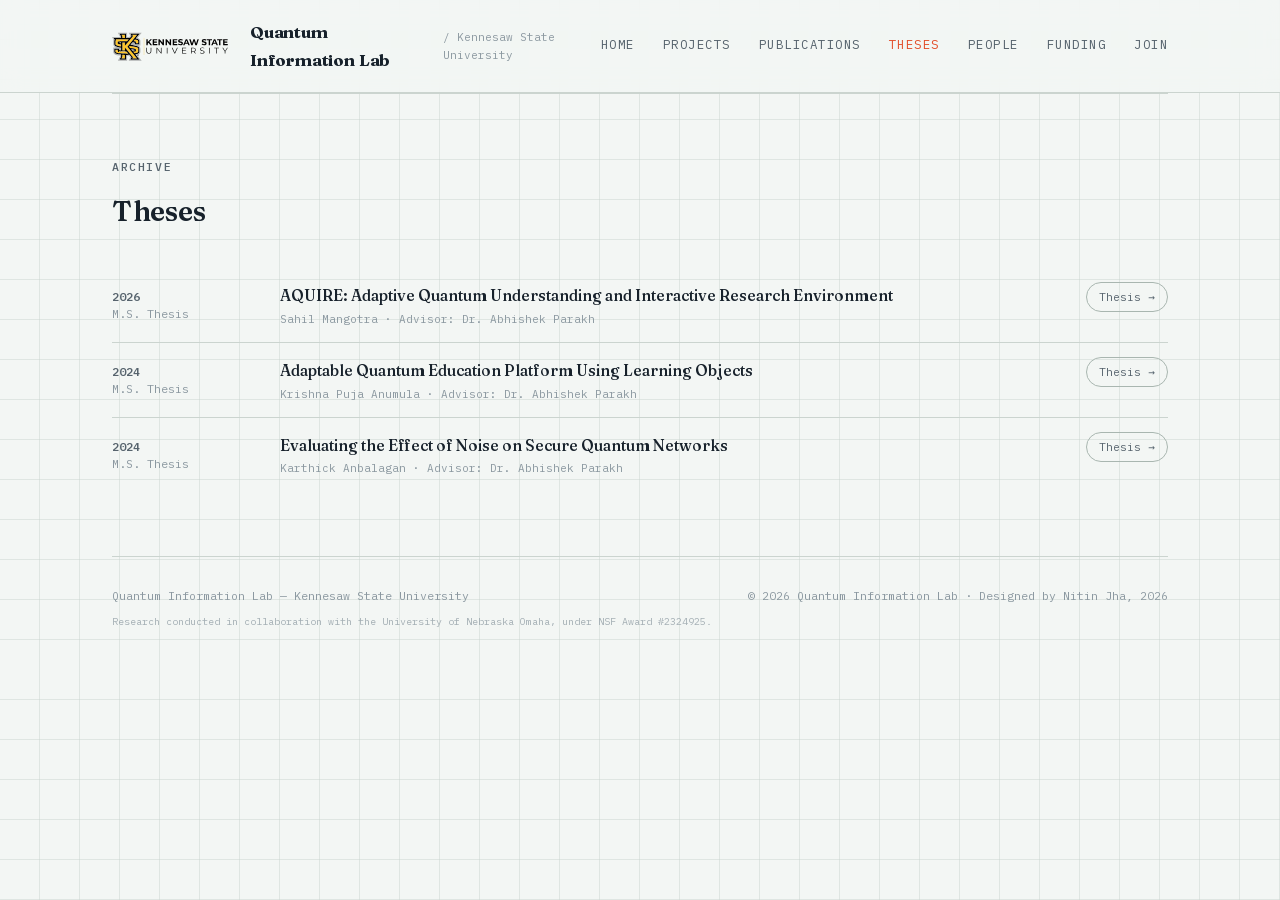
<file: theses.html>
<!doctype html>
<html lang="en">
<head>
<meta charset="utf-8">
<meta name="viewport" content="width=device-width, initial-scale=1">
<title>Theses — Quantum Information Lab</title>
<link rel="stylesheet" href="assets/style.css?v=6">
</head>
<body>

<header class="site">
  <div class="site-inner">
    <a href="index.html" class="wordmark"><img src="assets/ksu_horizontal.svg" alt="Kennesaw State University" style="height:30px; width:auto; margin-right:14px; vertical-align:middle;"><b>Quantum Information Lab</b><span>/ Kennesaw State University</span></a>
    <nav class="site-nav">
      <a href="index.html">Home</a>
      <a href="projects.html">Projects</a>
      <a href="publications.html">Publications</a>
      <a href="theses.html" class="active">Theses</a>
      <a href="people.html">People</a>
      <a href="funding.html">Funding</a>
      <a href="join.html">Join</a>
    </nav>
  </div>
</header>

<div class="wrap">
<section id="thesis">
    <div class="eyebrow">Archive</div>
    <h2>Theses</h2>
    <div class="pub-group" style="margin-bottom:0;">
      <div class="pub-row">
        <div class="pub-venue"><span class="yr">2026</span><br>M.S. Thesis</div>
        <div><div class="pub-title">AQUIRE: Adaptive Quantum Understanding and Interactive Research Environment</div><div class="pub-authors">Sahil Mangotra &middot; Advisor: Dr. Abhishek Parakh</div></div>
        <a class="pub-link" href="https://digitalcommons.kennesaw.edu/masterstheses/104/" target="_blank">Thesis &rarr;</a>
      </div>
      <div class="pub-row">
        <div class="pub-venue"><span class="yr">2024</span><br>M.S. Thesis</div>
        <div><div class="pub-title">Adaptable Quantum Education Platform Using Learning Objects</div><div class="pub-authors">Krishna Puja Anumula &middot; Advisor: Dr. Abhishek Parakh</div></div>
        <a class="pub-link" href="https://digitalcommons.kennesaw.edu/masterstheses/35/" target="_blank">Thesis &rarr;</a>
      </div>
      <div class="pub-row">
        <div class="pub-venue"><span class="yr">2024</span><br>M.S. Thesis</div>
        <div><div class="pub-title">Evaluating the Effect of Noise on Secure Quantum Networks</div><div class="pub-authors">Karthick Anbalagan &middot; Advisor: Dr. Abhishek Parakh</div></div>
        <a class="pub-link" href="https://digitalcommons.kennesaw.edu/masterstheses/21" target="_blank">Thesis &rarr;</a>
      </div>
    </div>
  </section>

<footer>
    <div class="footer-row">
      <div>Quantum Information Lab &#8212; Kennesaw State University</div>
      <div>&copy; 2026 Quantum Information Lab &middot; Designed by Nitin Jha, 2026</div>
    </div>
    <div class="footer-note">Research conducted in collaboration with the University of Nebraska Omaha, under NSF Award #2324925.</div>
  </footer>
</div>

</body>
</html>
</file>
<file: assets/style.css>
@font-face {
  font-family: 'Fraunces';
  font-style: normal;
  font-weight: 300 900;
  font-display: swap;
  src: url([data-uri]) format('woff2');
}
@font-face {
  font-family: 'Plex Mono';
  font-style: normal;
  font-weight: 400;
  font-display: swap;
  src: url([data-uri]) format('woff2');
}
@font-face {
  font-family: 'Plex Mono';
  font-style: normal;
  font-weight: 500;
  font-display: swap;
  src: url([data-uri]) format('woff2');
}
@font-face {
  font-family: 'Plex Mono';
  font-style: normal;
  font-weight: 600;
  font-display: swap;
  src: url([data-uri]) format('woff2');
}


:root{
  --bg:#F3F6F4; --bg-panel:#FFFFFF; --bg-panel-alt:#EBEFEC;
  --ink:#17212B; --ink-soft:#56636D; --ink-faint:#8B98A0;
  --accent:#E2502C; --accent-ink:#7A2812; --accent-soft:#FBE4DC;
  --line:#CBD4CF; --line-strong:#A9B6B0;
  --radius:2px;
  color-scheme: light;
}
*{box-sizing:border-box;}
html,body{margin:0;padding:0;}
body{
  background:
    repeating-linear-gradient(to right, transparent 0 39px, rgba(203,212,207,0.5) 39px 40px),
    repeating-linear-gradient(to bottom, transparent 0 39px, rgba(203,212,207,0.5) 39px 40px),
    var(--bg);
  color:var(--ink);
  font-family:'Plex Mono','SFMono-Regular',ui-monospace,monospace;
  font-size:15px;
  line-height:1.65;
  -webkit-font-smoothing:antialiased;
  overflow-x:hidden;
}
::selection{ background:var(--accent-soft); color:var(--accent-ink); }
a{ color:inherit; }
h1,h2,h3{ font-family:'Fraunces',Georgia,serif; font-weight:600; letter-spacing:-0.01em; text-wrap:balance; margin:0; color:var(--ink); }
.wrap{ max-width:1120px; margin:0 auto; padding:0 32px; }
.eyebrow{ font-size:11.5px; letter-spacing:0.14em; text-transform:uppercase; color:var(--ink-soft); font-weight:500; }
.eyebrow .accent{ color:var(--accent); }

/* header */
header.site{
  position:sticky; top:0; z-index:40;
  background:rgba(243,246,244,0.86); backdrop-filter:blur(10px);
  border-bottom:1px solid var(--line);
}
.site-inner{ display:flex; align-items:center; justify-content:space-between; padding:18px 32px; max-width:1120px; margin:0 auto; }
.wordmark{ display:flex; align-items:center; gap:8px; font-size:14px; }
.wordmark img{ flex-shrink:0; }
.wordmark b{ font-family:'Fraunces',serif; font-weight:700; font-size:17px; letter-spacing:-0.01em; }
.wordmark span{ color:var(--ink-faint); font-size:11px; }
nav.site-nav{ display:flex; gap:28px; }
nav.site-nav a{ text-decoration:none; font-size:12.5px; letter-spacing:0.04em; color:var(--ink-soft); text-transform:uppercase; padding-bottom:2px; border-bottom:1px solid transparent; transition:color .15s, border-color .15s; }
nav.site-nav a:hover{ color:var(--accent); border-color:var(--accent); }

/* hero */
.hero{ padding:76px 0 48px; max-width:70ch; }
.hero h1{ font-size:clamp(2.6em,5vw,3.6em); line-height:1.04; margin:18px 0 20px; }
.hero p.lede{ font-family:'Plex Mono',monospace; font-size:15.5px; color:var(--ink-soft); max-width:46ch; margin:0 0 8px; }
.pi-line{ font-size:13px; color:var(--ink-faint); margin-top:6px; }
.pi-line a{ color:var(--ink-soft); text-decoration:underline; text-decoration-color:var(--line-strong); text-underline-offset:3px; }
.cta-row{ display:flex; gap:12px; margin-top:30px; flex-wrap:wrap; }
.btn{ display:inline-flex; align-items:center; gap:8px; font-family:'Plex Mono',monospace; font-size:12.5px; letter-spacing:0.04em; text-transform:uppercase; text-decoration:none; padding:12px 18px; border:1px solid var(--ink); border-radius:var(--radius); transition:transform .12s ease, background .15s, color .15s; }
.btn:hover{ transform:translateY(-1px); }
.btn.primary{ background:var(--accent); border-color:var(--accent); color:#fff; }
.btn.primary:hover{ background:var(--accent-ink); border-color:var(--accent-ink); }
.btn.ghost{ background:transparent; color:var(--ink); }
.btn.ghost:hover{ background:var(--ink); color:var(--bg); }

/* full-bleed hero banner */
.hero-banner{
  width:100vw; position:relative; left:50%; right:50%; margin-left:-50vw; margin-right:-50vw;
  margin-bottom:48px; line-height:0;
}
.hero-banner img{ width:100%; height:clamp(260px, 42vw, 560px); object-fit:cover; display:block; }

section{ padding:64px 0; border-top:1px solid var(--line); }
section > .eyebrow{ margin-bottom:10px; }
section h2{ font-size:1.9em; margin-bottom:34px; }

/* project cards */
.grid-3{ display:grid; grid-template-columns:repeat(3,1fr); gap:1px; background:var(--line); border:1px solid var(--line); }
.grid-2{ display:grid; grid-template-columns:repeat(2,1fr); gap:1px; background:var(--line); border:1px solid var(--line); }
.card{ background:var(--bg-panel); padding:24px 22px; display:flex; flex-direction:column; gap:10px; }
.status-pill{ align-self:flex-start; font-size:10px; letter-spacing:0.08em; text-transform:uppercase; padding:3px 9px; border-radius:20px; font-weight:500; }
.status-pill.active{ background:var(--accent-soft); color:var(--accent-ink); }
.status-pill.completed{ background:var(--bg-panel-alt); color:var(--ink-soft); border:1px solid var(--line-strong); }
.card h3{ font-size:1.15em; line-height:1.25; }
.card p{ font-size:13.5px; color:var(--ink-soft); margin:0; line-height:1.6; }

/* publications */
.pub-group{ margin-bottom:36px; }
.pub-group:last-child{ margin-bottom:0; }
.pub-group-title{ font-size:12px; letter-spacing:0.08em; text-transform:uppercase; color:var(--accent); font-weight:600; margin-bottom:14px; padding-bottom:8px; border-bottom:1px solid var(--line); }
.pub-row{ display:grid; grid-template-columns:150px 1fr auto; gap:18px; padding:14px 0; border-bottom:1px solid var(--line); align-items:baseline; }
.pub-row:last-child{ border-bottom:none; }
.pub-venue{ font-size:11.5px; color:var(--ink-faint); line-height:1.5; }
.pub-venue .yr{ color:var(--ink-soft); font-weight:600; }
.pub-title{ font-family:'Fraunces',serif; font-weight:500; font-size:15.5px; line-height:1.4; color:var(--ink); }
.pub-authors{ font-size:11px; color:var(--ink-faint); margin-top:3px; }
.pub-link{ font-size:11px; text-decoration:none; color:var(--ink-soft); border:1px solid var(--line-strong); border-radius:20px; padding:5px 12px; white-space:nowrap; transition:all .15s; }
.pub-link:hover{ border-color:var(--accent); color:var(--accent-ink); background:var(--accent-soft); }

/* team */
.team-lead{ display:grid; grid-template-columns:auto 1fr; gap:22px; align-items:center; padding:24px; background:var(--bg-panel); border:1px solid var(--line); margin-bottom:1px; }
.avatar{ width:64px; height:64px; border-radius:50%; background:var(--ink); color:var(--bg); display:flex; align-items:center; justify-content:center; font-family:'Fraunces',serif; font-weight:600; font-size:22px; flex-shrink:0; overflow:hidden; }
.avatar img{ width:100%; height:100%; object-fit:cover; border-radius:50%; cursor:pointer; }

.lightbox{ display:none; position:fixed; inset:0; background:rgba(0,0,0,0.85); z-index:1000; align-items:center; justify-content:center; padding:24px; cursor:zoom-out; }
.lightbox.active{ display:flex; }
.lightbox img{ max-width:90vw; max-height:90vh; border-radius:10px; box-shadow:0 20px 60px rgba(0,0,0,0.6); cursor:default; }
.team-lead h3{ font-size:1.2em; }
.team-lead .role{ font-size:12px; color:var(--accent); text-transform:uppercase; letter-spacing:0.06em; margin-top:2px; }
.team-lead .desc{ font-size:13px; color:var(--ink-soft); margin-top:6px; }
.member-row{ display:grid; grid-template-columns:auto 1fr auto; gap:18px; align-items:center; padding:18px 24px; background:var(--bg-panel); border:1px solid var(--line); border-top:none; }
.member-row .avatar{ width:44px; height:44px; font-size:15px; background:var(--bg-panel-alt); color:var(--ink); border:1px solid var(--line-strong); }
.member-row h4{ font-family:'Fraunces',serif; font-weight:600; font-size:15px; margin:0; }
.member-row .role{ font-size:11.5px; color:var(--ink-faint); }
.member-row a.pub-link{ }

.team-top{ display:grid; grid-template-columns:minmax(220px,33%) 1fr; gap:1px; background:var(--line); border:1px solid var(--line); margin-bottom:1px; align-items:stretch; }
.team-top .team-lead{ grid-template-columns:none; display:flex; flex-direction:column; align-items:flex-start; justify-content:center; border:none; margin-bottom:0; padding:32px 28px; }
.team-top .team-lead .avatar{ width:96px; height:96px; font-size:32px; margin-bottom:16px; }
.member-grid{ display:grid; grid-template-columns:repeat(2,1fr); gap:1px; background:var(--line); }
.member-tile{ display:flex; flex-direction:column; align-items:flex-start; gap:8px; padding:18px 20px; background:var(--bg-panel); }
.member-tile .avatar{ width:44px; height:44px; font-size:15px; background:var(--bg-panel-alt); color:var(--ink); border:1px solid var(--line-strong); }
.member-tile h4{ font-family:'Fraunces',serif; font-weight:600; font-size:15px; margin:0; }
.member-tile .role{ font-size:11.5px; color:var(--ink-faint); }
.member-tile a.pub-link{ margin-top:2px; }
.alumni-note{ margin-top:20px; font-size:12.5px; color:var(--ink-faint); padding:16px 20px; border:1px dashed var(--line-strong); border-radius:var(--radius); }

/* funding */
.fund-row{ display:flex; justify-content:space-between; align-items:flex-start; gap:20px; padding:14px 0; border-bottom:1px solid var(--line); font-size:13.5px; line-height:1.5; }
.fund-row:last-child{ border-bottom:none; }
.fund-row .agency{ color:var(--ink-soft); text-align:right; white-space:nowrap; flex-shrink:0; }
.fund-row.placeholder{ color:var(--ink-faint); font-style:italic; }

/* news */
.news-row{ display:grid; grid-template-columns:120px 1fr; gap:20px; padding:14px 0; border-bottom:1px solid var(--line); font-size:13.5px; }
.news-row:last-child{ border-bottom:none; }
.news-row .when{ color:var(--accent); font-weight:600; font-size:12px; letter-spacing:0.03em; }

/* contact / footer */
.contact-grid{ display:grid; grid-template-columns:1.3fr 1fr; gap:48px; }
.contact-grid p{ font-size:14.5px; color:var(--ink-soft); max-width:52ch; }
.contact-detail{ font-size:13px; color:var(--ink-soft); line-height:2; }
.contact-detail b{ color:var(--ink); display:block; font-family:'Plex Mono',monospace; font-weight:600; font-size:11px; letter-spacing:0.06em; text-transform:uppercase; margin-top:14px; }
.contact-detail b:first-child{ margin-top:0; }
footer{ padding:30px 0; border-top:1px solid var(--line); font-size:11.5px; color:var(--ink-faint); display:flex; flex-direction:column; gap:8px; }
footer .footer-row{ display:flex; justify-content:space-between; gap:20px; flex-wrap:wrap; }
footer .footer-note{ font-size:10px; color:var(--ink-faint); opacity:0.75; }

@media (max-width: 880px){
  .hero{ grid-template-columns:1fr; padding-top:52px; }
  .grid-3, .grid-2{ grid-template-columns:1fr; }
  .contact-grid{ grid-template-columns:1fr; }
  .pub-row{ grid-template-columns:1fr; gap:6px; }
  .site-inner{ flex-direction:column; gap:12px; align-items:flex-start; }
  nav.site-nav{ gap:16px; flex-wrap:wrap; }
  .fund-row{ flex-direction:column; gap:4px; }
  .fund-row .agency{ text-align:left; white-space:normal; }
  .wordmark{ flex-wrap:wrap; }
  .team-top{ grid-template-columns:1fr; }
  .team-top .team-lead{ align-items:center; text-align:center; }
}

@media (max-width: 560px){
  .member-grid{ grid-template-columns:1fr; }
}


.wordmark{ text-decoration:none; }
nav.site-nav a.active{ color:var(--accent); }
</file>
